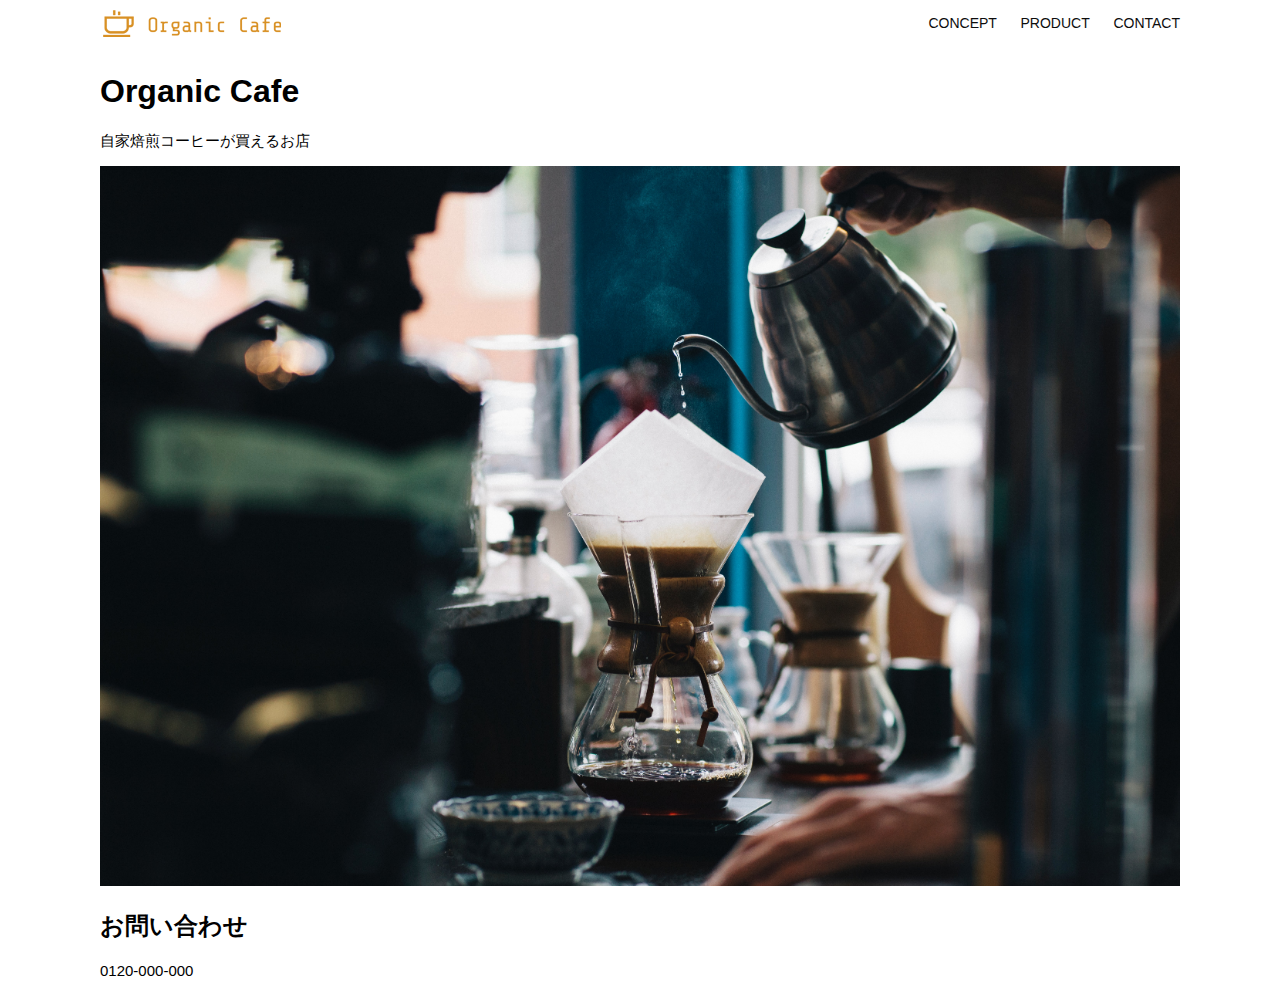
<file: html-css-kadai_13/index.html>
<!DOCTYPE html>
<html>
  <head>
    <title>Organic Cafe</title>
    <meta charset="UTF-8" />
    <meta name="description" content="自家焙煎のコーヒーがお家で楽しめるOrganic Cafe"/>
    <meta name="viewport" content="width=device-width, initial-scale=1.0" />
    <link rel="stylesheet" href="style.css" />
  </head>
  <body>
    <!-- ヘッダー -->
    <header>
      <!-- ロゴ -->
      <a href="index.html" id="logo"><img src="images/logo.png" alt="トップページに戻る"/></a>

      <!-- PC用ナビゲーション -->
      <nav id="nav-pc">
        <a href="index.html#concept">CONCEPT</a>
        <a href="index.html#product">PRODUCT</a>
        <a href="index.html#contact">CONTACT</a>
      </nav>
          <!-- スマホ用メニューボタン -->
    <img id="menu-sp" src="images/button-menu.png" alt="ナビゲーションを開く" onclick="document.getElementById('nav-sp').style.display = 'block'">

     <!-- スマホ用ナビゲーション -->
     <nav id="nav-sp">
       <ul>
         <li>
           <img id="close" src="images/button-close.png" alt="ナビゲーションを閉じる" onclick="document.getElementById('nav-sp').style.display = 'none'">
         </li>
         <li>
           <a id="logo-sp" href="index.html" onclick="document.getElementById('nav-sp').style.display = 'none'">
             <img src="images/logo-sp.png" alt="トップページに戻る">
           </a>
         </li>
         <li>
           <a class="menu" href="index.html#concept" onclick="document.getElementById('nav-sp').style.display = 'none'">CONCEPT</a>
         </li>
         <li>
           <a class="menu" href="index.html#product" onclick="document.getElementById('nav-sp').style.display = 'none'">PRODUCT</a>
         </li>
         <li><a class="menu" href="index.html#contact" onclick="document.getElementById('nav-sp').style.display = 'none'">CONTACT</a>
         </li>
       </ul>
     </nav>
    </header>

    <main>
      <article>
        <!-- メインビジュアル -->
        <section id="main-visual">
          <div id="main-message">
            <h1>Organic Cafe</h1>
            <p id="concept">自家焙煎コーヒーが買えるお店</p>
          </div>
          <img id="product" src="images/main-image.jpg" alt="コーヒーをハンドドリップで淹れる画像"/>
        </section>
      </article>
    </main>
    <section id="contact">
      <h2>お問い合わせ</h2>
      <p>0120-000-000</p>
    </section>
  </body>
</html>
</file>
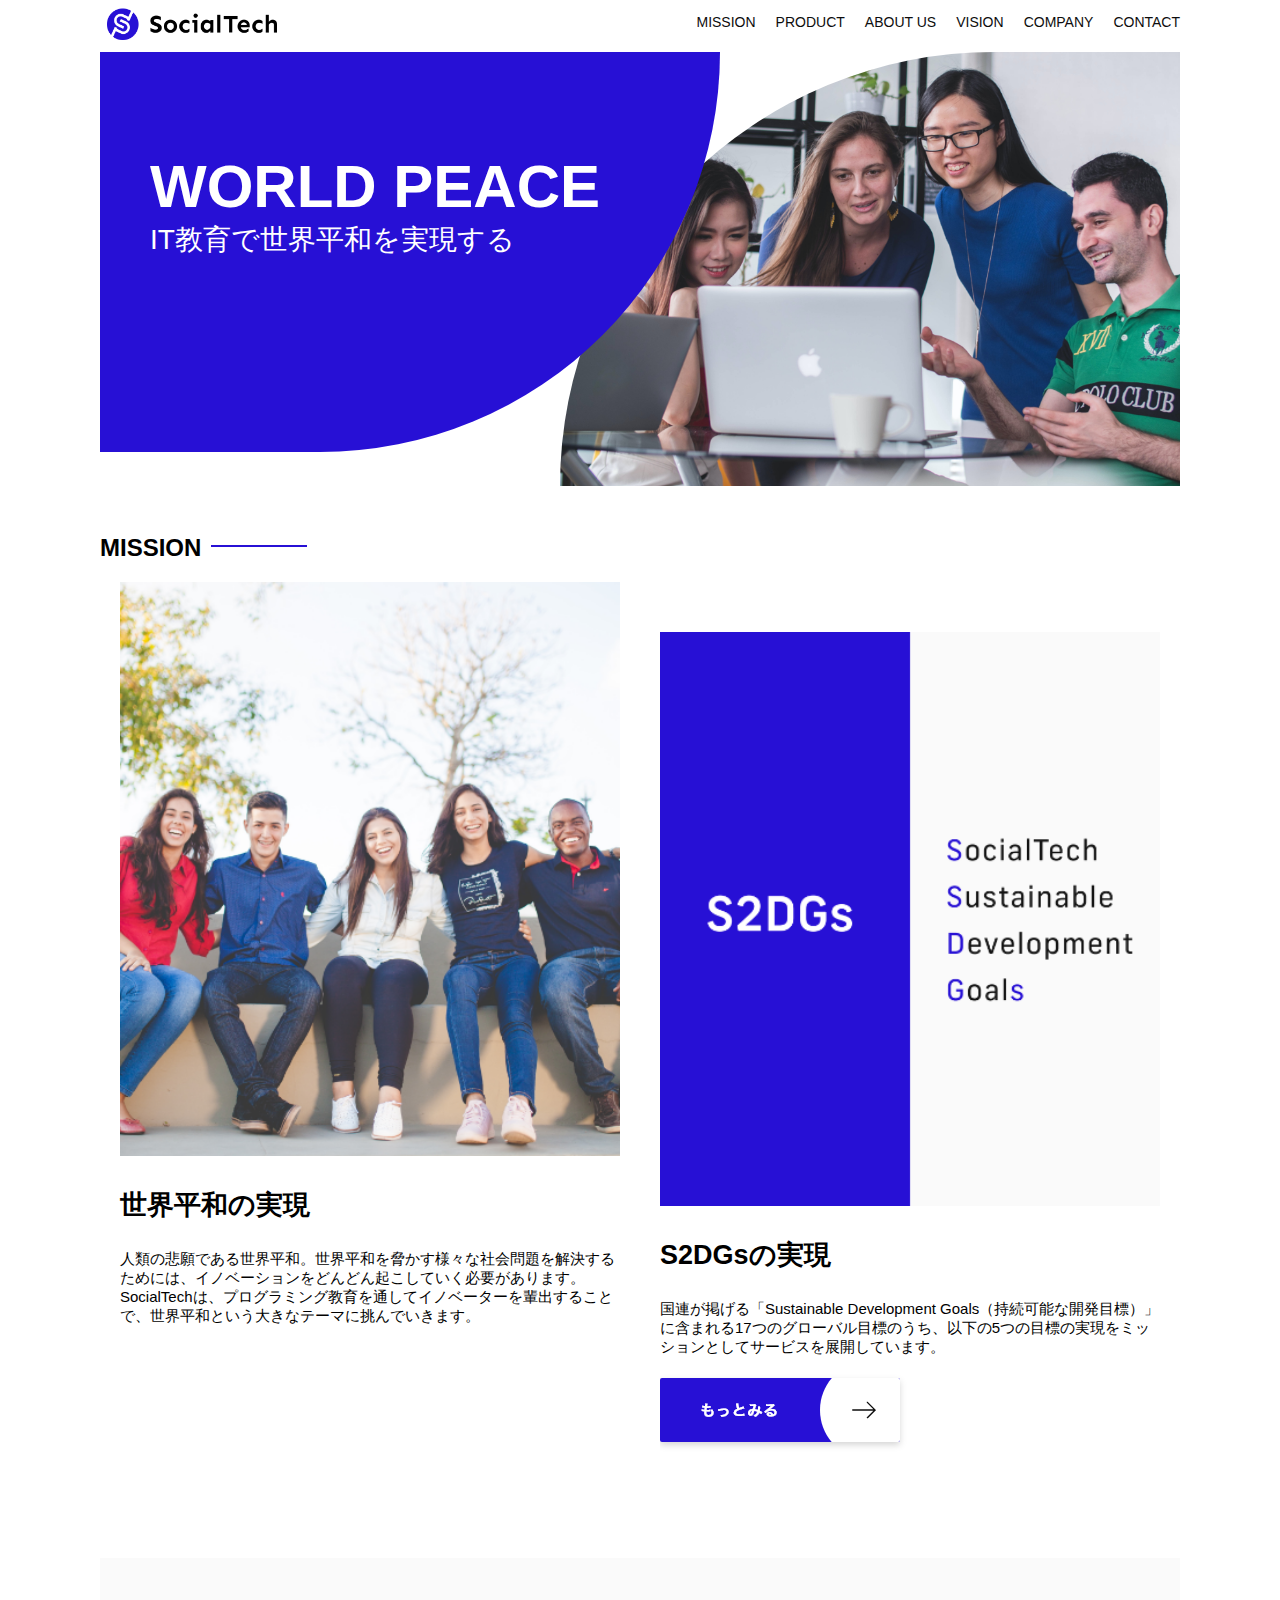
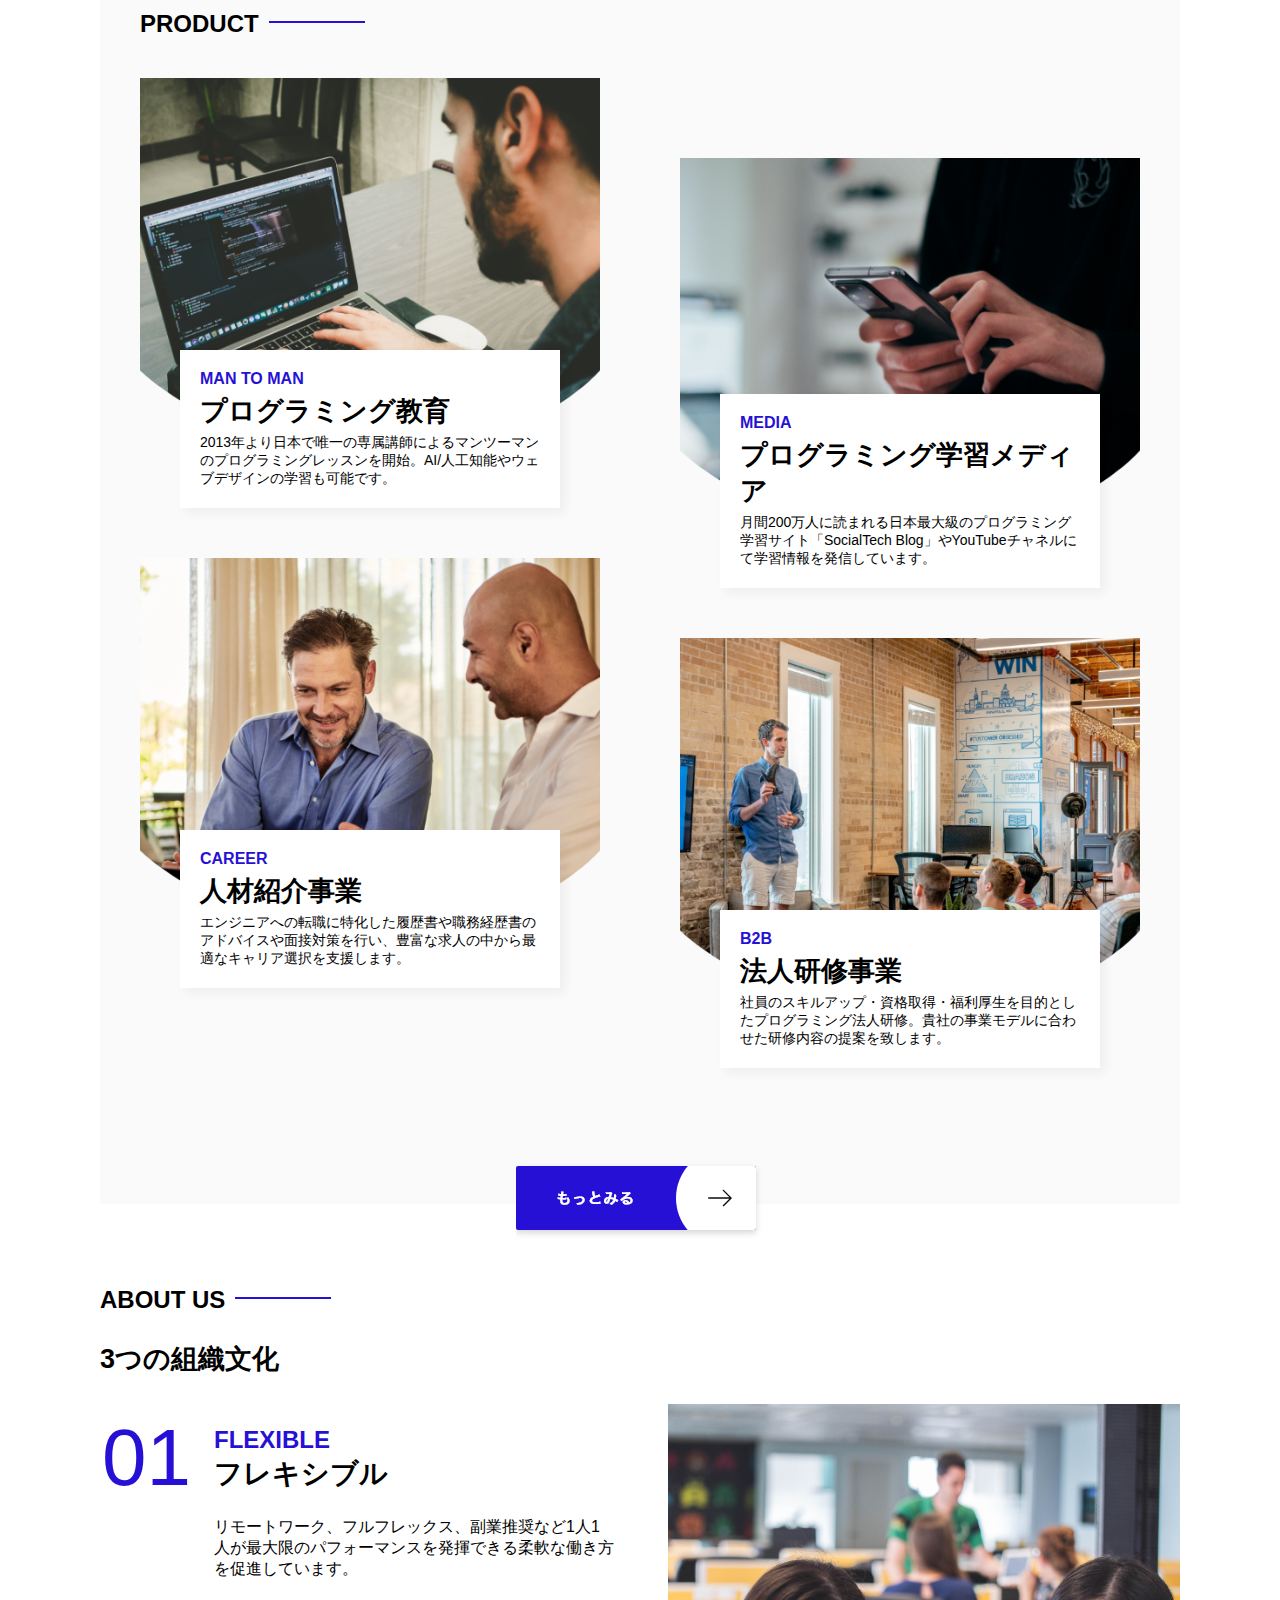
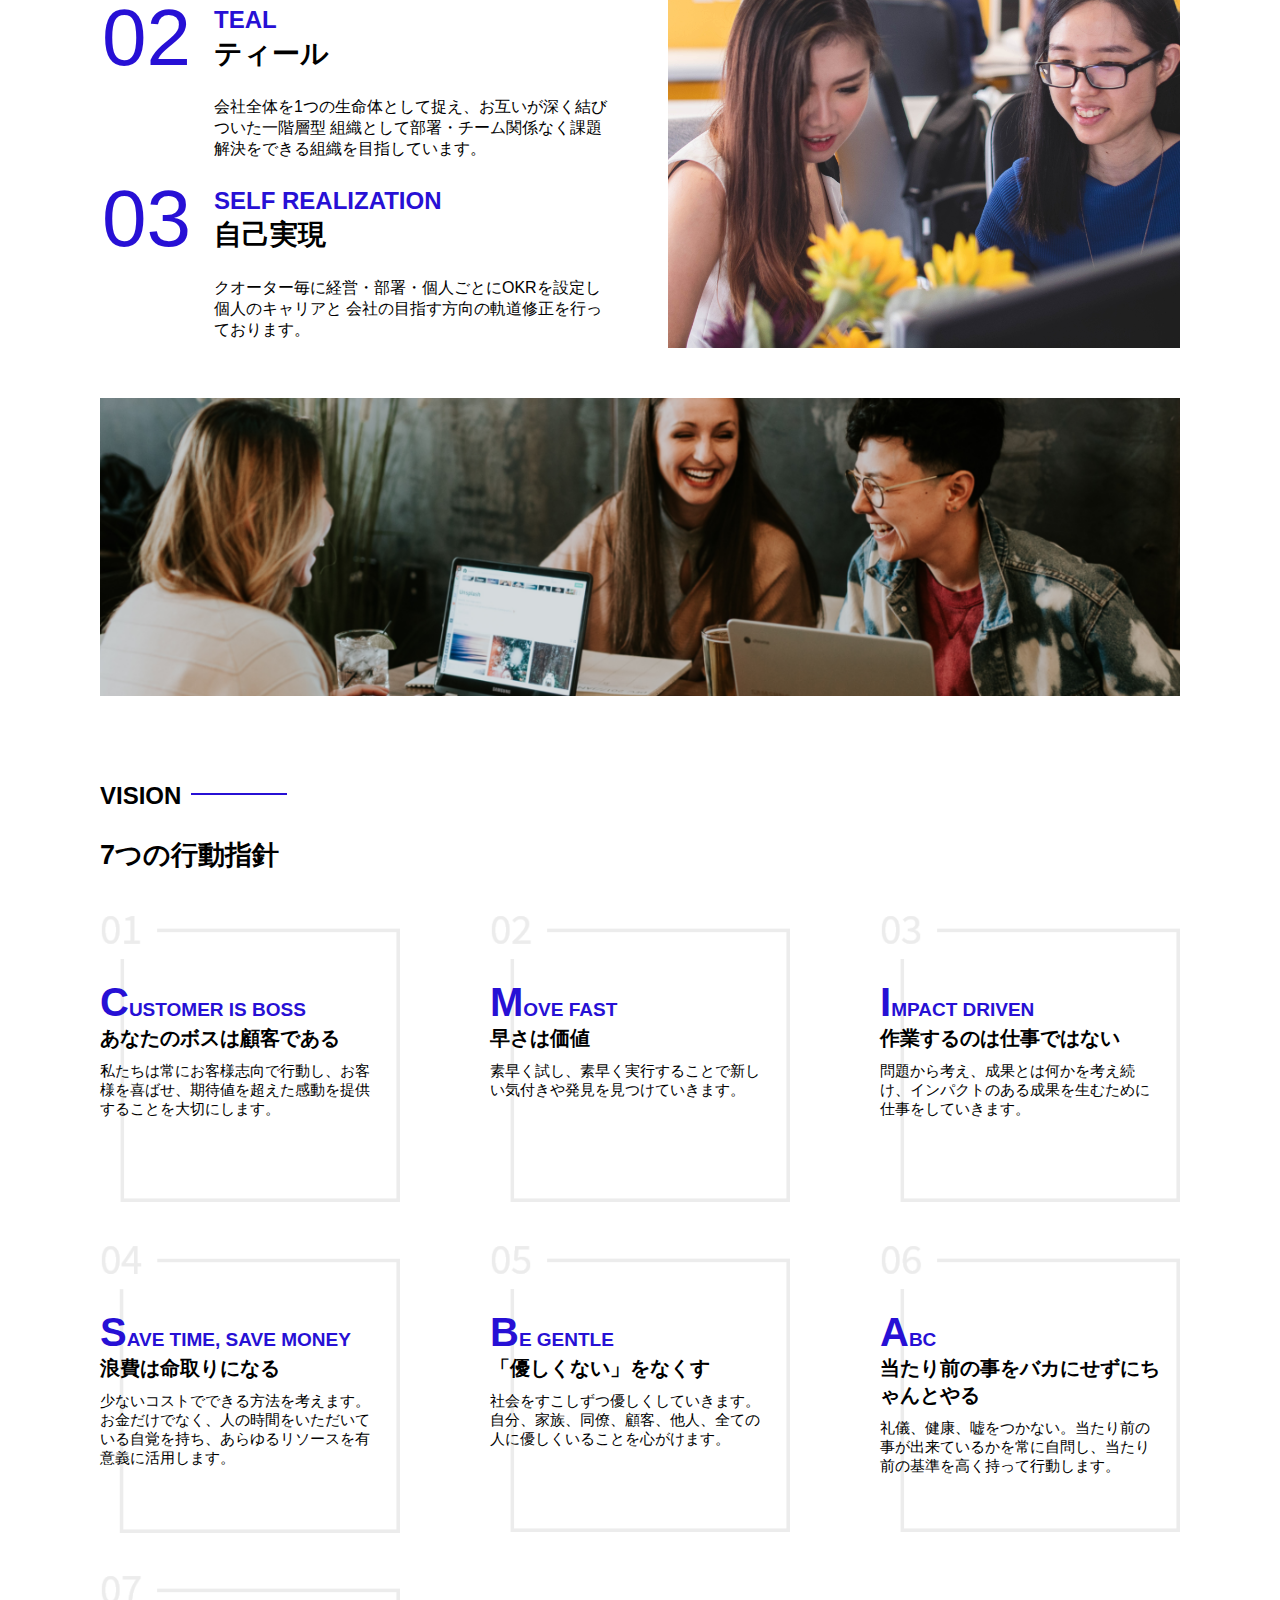
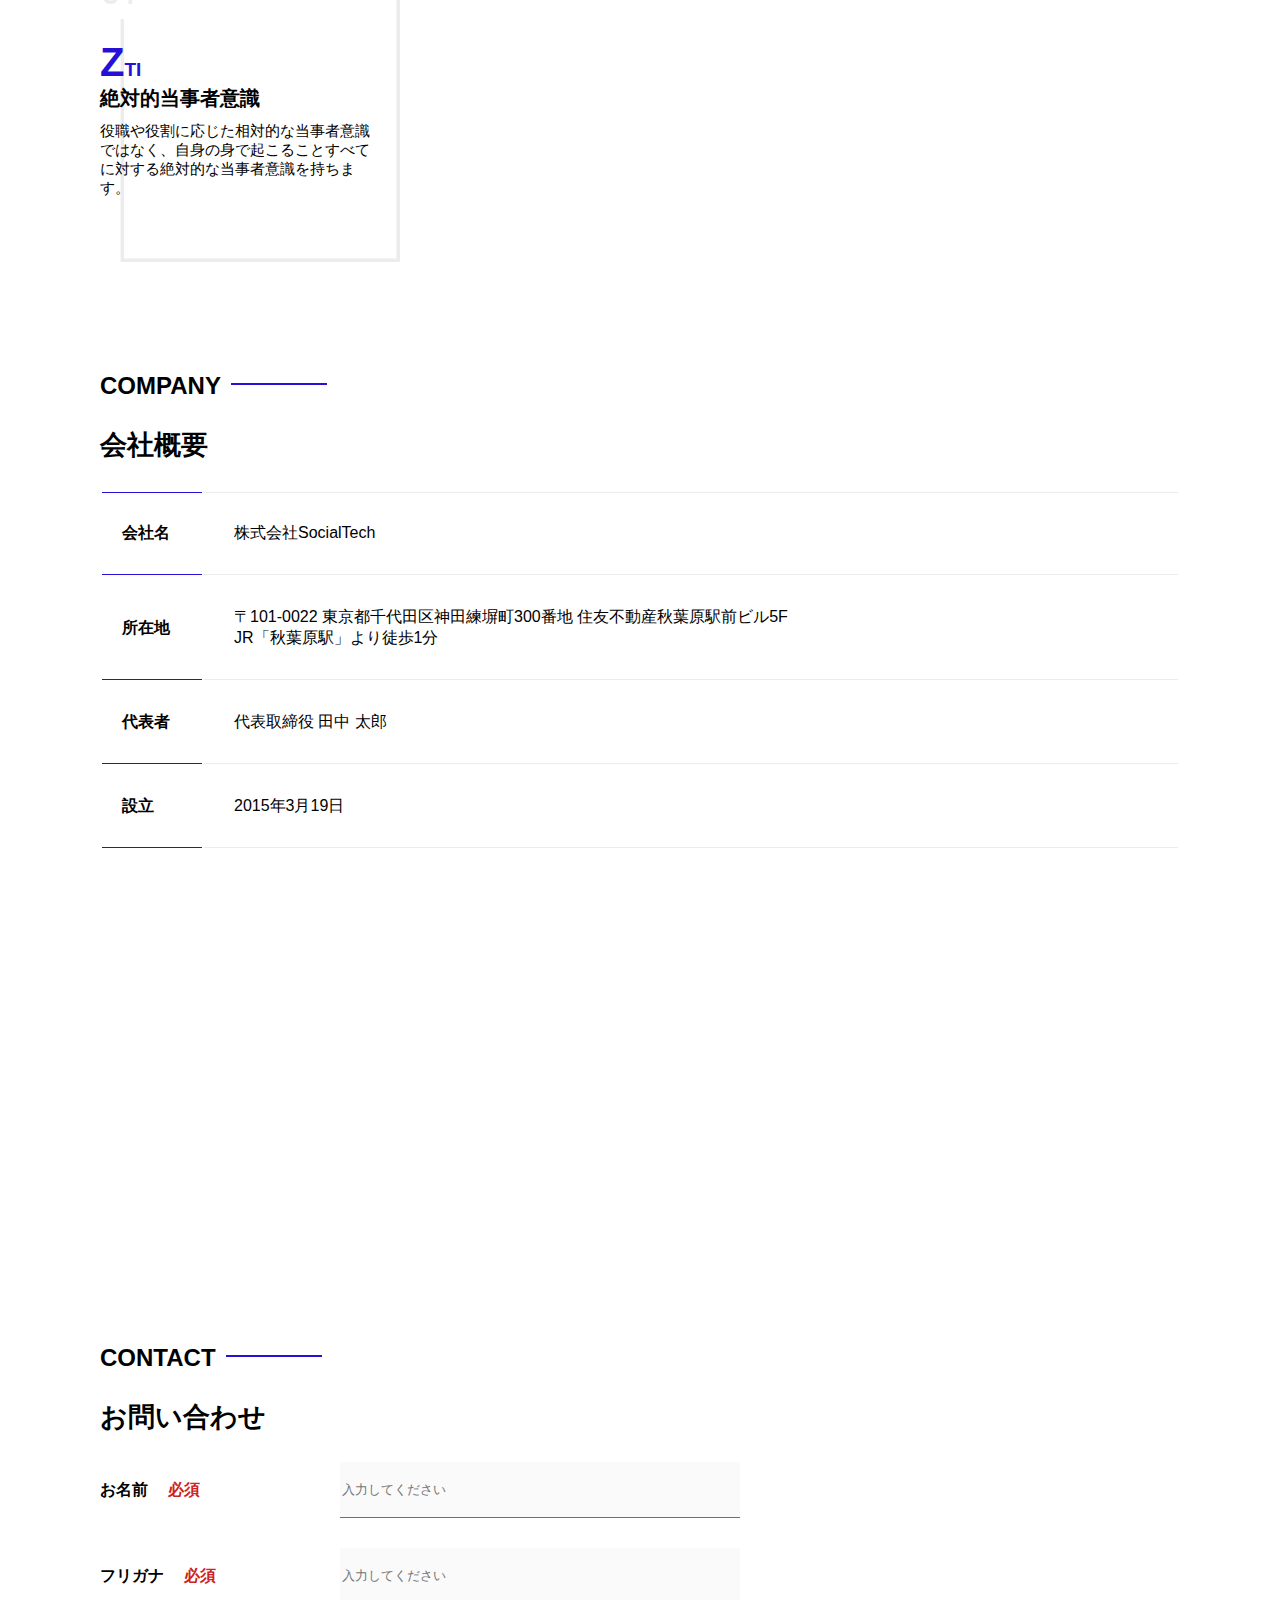
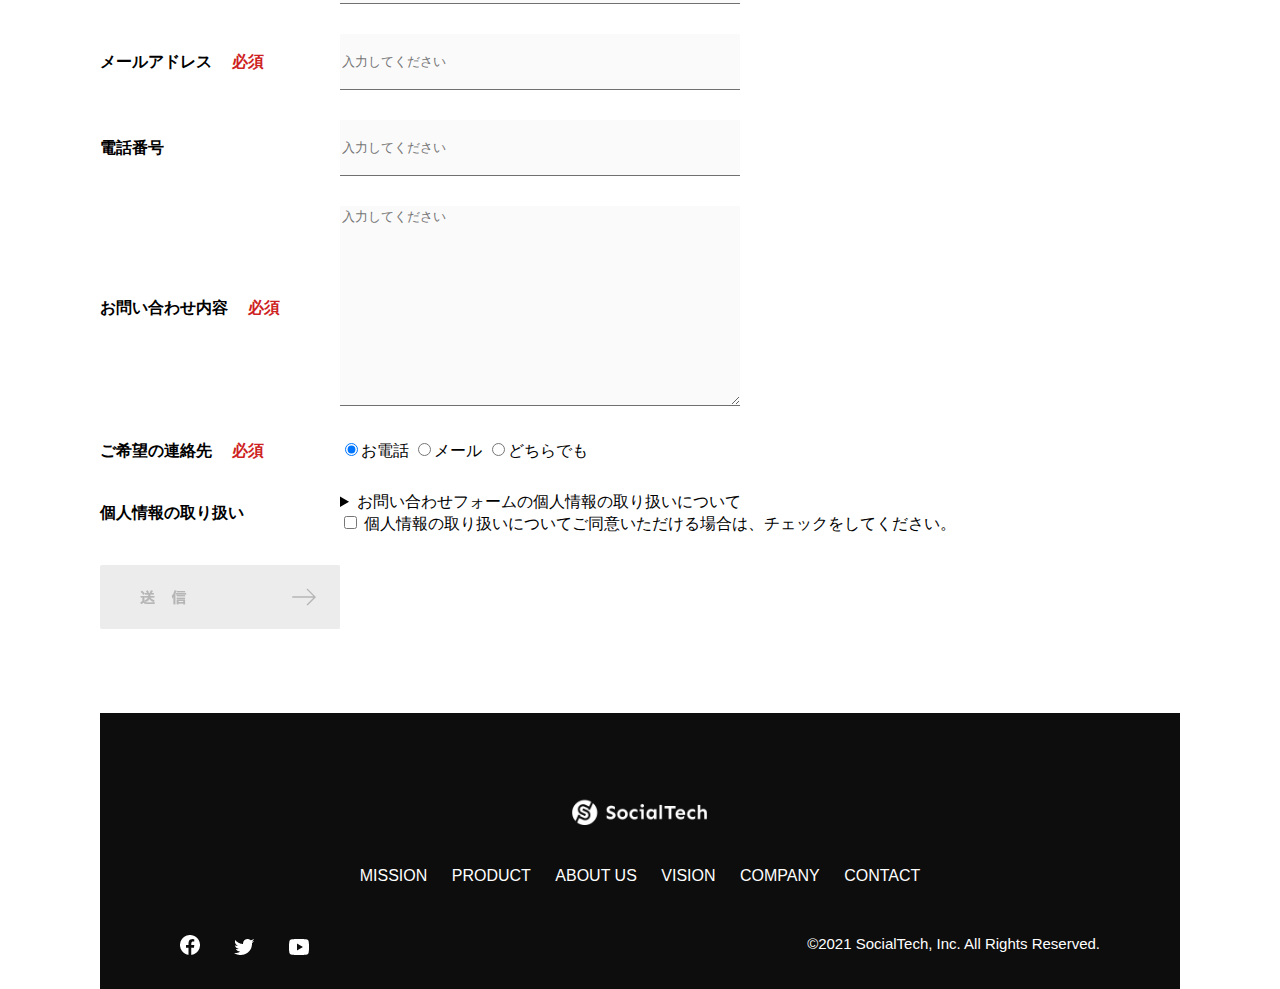
<file: kadai_tutorial_output/index.html>
<!DOCTYPE html>
<html>
  <head>
    <title>SocialTech</title>
    <meta charset="utf-8">
    <meta name="description" content="SocialTechはEdTech業界のリーディングカンパニーを目指します。">
    <meta name="viewport" content="width=device-width, initial-scale=1.0">
    <link rel="stylesheet" href="style.css">
  </head>

  <body>
    <!-- ヘッダー -->
    <header>
      <!-- ロゴ -->
      <a href="index.html" id="logo">
        <img src="images/logo.png" alt="トップページに戻る">
      </a>

      <!-- PC用ナビゲーション -->
      <nav id="nav-pc">
        <ul>
          <li><a href="mission.html">MISSION</a></li>
          <li><a href="product.html">PRODUCT</a></li>
          <li><a href="index.html#aboutus">ABOUT US</a></li>
          <li><a href="index.html#vision">VISION</a></li>
          <li><a href="index.html#company">COMPANY</a></li>
          <li><a href="index.html#contact">CONTACT</a></li>
        </ul>
      </nav>

      <!-- スマホ用メニューボタン -->
      <button id="menu-sp" onclick="document.getElementById('nav-sp').style.display = 'block'">
        <img src="images/button-menu.png" alt="ナビゲーションを開く">
      </button>

      <!-- スマホ用ナビゲーション -->
      <div id="nav-sp">
        <button id="close" onclick="document.getElementById('nav-sp').style.display = 'none'">
          <img src="images/button-close.png" alt="ナビゲーションを閉じる">
        </button>

        <nav>
          <ul>
            <li>
              <a id="logo-sp" href="index.html" onclick="document.getElementById('nav-sp').style.display = 'none'"><img src="images/logo-sp.png" alt="トップページに戻る"></a>
            </li>
            <li><a class="menu" href="mission.html" onclick="document.getElementById('nav-sp').style.display = 'none'">MISSION</a></li>
            <li><a class="menu" href="product.html" onclick="document.getElementById('nav-sp').style.display = 'none'">PRODUCT</a></li>
            <li><a class="menu" href="index.html#aboutus" onclick="document.getElementById('nav-sp').style.display = 'none'">ABOUT US</a></li>
            <li><a class="menu" href="index.html#vision" onclick="document.getElementById('nav-sp').style.display = 'none'">VISION</a></li>
            <li><a class="menu" href="index.html#company" onclick="document.getElementById('nav-sp').style.display = 'none'">COMPANY</a></li>
            <li><a class="menu" href="index.html#contact" onclick="document.getElementById('nav-sp').style.display = 'none'">CONTACT</a></li>
          </ul>
        </nav>
        <div id="sns">
          <a href="https://www.facebook.com/sejuku2013">
            <img src="images/button-facebook.png" alt="Facebookのリンク">
          </a>
          <a href="https://twitter.com/samuraijuku">
            <img src="images/button-twitter.png" alt="Twitterのリンク">
          </a>
          <a href="https://www.youtube.com/channel/UCCFOQO5aDK0xXam4cUQXT8g">
            <img src="images/button-youtube.png" alt="YouTubeのリンク">
          </a>
        </div>
      </div>
    </header>

    <main>
      <article>
        <!-- メインビジュアル -->
        <section id="main-visual">
          <div id="main-message">
            <h1>WORLD PEACE</h1>
            <p>IT教育で世界平和を実現する</p>
          </div>
          <img src="images/index/index-main.png" alt="PCの周りに集まる多国籍の仲間たち">
        </section>

        <!-- ミッション -->
        <section id="mission">
          <h2 class="index-h2">MISSION</h2>
          <div id="mission-flex">
            <div>
              <img id="mission-photo" src="images/index/index-mission.png" alt="屋外のベンチで写真を撮影する多国籍の仲間たち">
              <h3>世界平和の実現</h3>
              <p>人類の悲願である世界平和。世界平和を脅かす様々な社会問題を解決するためには、イノベーションをどんどん起こしていく必要があります。SocialTechは、プログラミング教育を通してイノベーターを輩出することで、世界平和という大きなテーマに挑んでいきます。</p>
            </div>
            <div>
              <img id="s2dgs" src="images/index/s2dgs.png" alt="S2DGs">
              <h3>S2DGsの実現</h3>
              <p>国連が掲げる「Sustainable Development Goals（持続可能な開発目標）」に含まれる17つのグローバル目標のうち、以下の5つの目標の実現をミッションとしてサービスを展開しています。</p>
              <a href="mission.html">
                <img src="images/button-more.png" alt="もっとみる">
              </a>
            </div>
          </div>
        </section>

        <!-- プロダクト -->
        <section id="product">
          <h2 class="index-h2">PRODUCT</h2>
          <div class="product-flex">
            <div id="product-left">
              <div>
                <img class="product-photo" src="images/index/index-mantoman.png" alt="PCでコードを書く男性">
                <div class="product-explain">
                  <span>MAN TO MAN</span>
                  <h3>プログラミング教育</h3>
                  <p>2013年より日本で唯一の専属講師によるマンツーマンのプログラミングレッスンを開始。AI/人工知能やウェブデザインの学習も可能です。</p>
                </div>
              </div>
              <div>
                <img class="product-photo" src="images/index/index-career.png" alt="笑顔で話し合う2人の男性">
                <div class="product-explain">
                  <span>CAREER</span>
                  <h3>人材紹介事業</h3>
                  <p>エンジニアへの転職に特化した履歴書や職務経歴書のアドバイスや面接対策を行い、豊富な求人の中から最適なキャリア選択を支援します。</p>
                </div>
              </div>
            </div>
            <div id="product-right">
              <div>
                <img class="product-photo" src="images/index/index-media.png" alt="スマートフォンを操作する人">
                <div class="product-explain">
                  <span>MEDIA</span>
                  <h3>プログラミング学習メディア</h3>
                  <p>月間200万人に読まれる日本最大級のプログラミング学習サイト「SocialTech Blog」やYouTubeチャネルにて学習情報を発信しています。</p>
                </div>
              </div>
              <div>
                <img class="product-photo" src="images/index/index-b2b.png" alt="講演中の男性とそれを聴く人々">
                <div class="product-explain">
                  <span>B2B</span>
                  <h3>法人研修事業</h3>
                  <p>社員のスキルアップ・資格取得・福利厚生を目的としたプログラミング法人研修。貴社の事業モデルに合わせた研修内容の提案を致します。</p>
                </div>
              </div>
            </div>
          </div>
          <div id="product-more">
            <a href="product.html">
              <img src="images/button-more.png" alt="もっとみる">
            </a>
          </div>
        </section>

        <!-- ABOUT US -->
        <section id="aboutus">
          <h2 class="index-h2">ABOUT US</h2>
          <h3>3つの組織文化</h3>
          <div>
            <table class="culture-table">
              <tr>
                <td class="culture-num">01</td>
                <th><span class="culture-en">FLEXIBLE</span><br>フレキシブル</th>
              </tr>
              <tr>
                <td>
                  <!--空のセル-->
                </td>
                <td class="culture-description">リモートワーク、フルフレックス、副業推奨など1人1人が最大限のパフォーマンスを発揮できる柔軟な働き方を促進しています。</td>
              </tr>
              <tr>
                <td class="culture-num">02</td>
                <th><span class="culture-en">TEAL</span><br>ティール</th>
              </tr>
              <tr>
                <td>
                  <!--空のセル-->
                </td>
                <td class="culture-description">会社全体を1つの生命体として捉え、お互いが深く結びついた一階層型 組織として部署・チーム関係なく課題解決をできる組織を目指しています。</td>
              </tr>
              <tr>
                <td class="culture-num">03</td>
                <th><span class="culture-en">SELF REALIZATION</span><br>自己実現</th>
              </tr>
              <tr>
                <td>
                  <!--空のセル-->
                </td>
                <td class="culture-description">クオーター毎に経営・部署・個人ごとにOKRを設定し個人のキャリアと 会社の目指す方向の軌道修正を行っております。</td>
              </tr>
            </table>
            <img class="culture-img" src="images/index/index-aboutus1.png" alt="笑顔で話し合う2人の女性">
          </div>
          <img class="culture-img2" src="images/index/index-aboutus2.png" alt="笑顔で話し合う3人の男女">
        </section>

        <!-- VISION -->
        <section id="vision">
          <h2 class="index-h2">VISION</h2>
          <h3>7つの行動指針</h3>
          <div>
            <div class="vision-box">
              <img src="images/index/vision-01.png" alt="01">
              <div>
                <h4>CUSTOMER IS BOSS</h4>
                <h5>あなたのボスは顧客である</h5>
                <p>私たちは常にお客様志向で行動し、お客様を喜ばせ、期待値を超えた感動を提供することを大切にします。</p>
              </div>
            </div>
            <div class="vision-box">
              <img src="images/index/vision-02.png" alt="02">
              <div>
                <h4>MOVE FAST</h4>
                <h5>早さは価値</h5>
                <p>素早く試し、素早く実行することで新しい気付きや発見を見つけていきます。</p>
              </div>
            </div>
            <div class="vision-box">
              <img src="images/index/vision-03.png" alt="03">
              <div>
                <h4>IMPACT DRIVEN</h4>
                <h5>作業するのは仕事ではない</h5>
                <p>問題から考え、成果とは何かを考え続け、インパクトのある成果を生むために仕事をしていきます。</p>
              </div>
            </div>
            <div class="vision-box">
              <img src="images/index//vision-04.png" alt="04">
              <div>
                <h4>SAVE TIME, SAVE MONEY</h4>
                <h5>浪費は命取りになる</h5>
                <p>少ないコストでできる方法を考えます。お金だけでなく、人の時間をいただいている自覚を持ち、あらゆるリソースを有意義に活用します。</p>
              </div>
            </div>
            <div class="vision-box">
              <img src="images/index/vision-05.png" alt="05">
              <div>
                <h4>BE GENTLE</h4>
                <h5>「優しくない」をなくす</h5>
                <p>社会をすこしずつ優しくしていきます。自分、家族、同僚、顧客、他人、全ての人に優しくいることを心がけます。</p>
              </div>
            </div>
            <div class="vision-box">
              <img src="images/index/vision-06.png" alt="06">
              <div>
                <h4>ABC</h4>
                <h5>当たり前の事をバカにせずにちゃんとやる</h5>
                <p>礼儀、健康、嘘をつかない。当たり前の事が出来ているかを常に自問し、当たり前の基準を高く持って行動します。</p>
              </div>
            </div>
            <div class="vision-box">
              <img src="images/index/vision-07.png" alt="07">
              <div>
                <h4>ZTI</h4>
                <h5>絶対的当事者意識</h5>
                <p>役職や役割に応じた相対的な当事者意識ではなく、自身の身で起こることすべてに対する絶対的な当事者意識を持ちます。</p>
              </div>
            </div>
          </div>
        </section>

        <!-- COMPANY -->
        <section id="company">
          <h2 class="index-h2">COMPANY</h2>
          <h3>会社概要</h3>
          <table id="company-table">
            <tr>
              <th class="tableheader tableheader-first">会社名</th>
              <td class="cell cell-first">株式会社SocialTech</td>
            </tr>
            <tr>
              <th class="tableheader">所在地</th>
              <td class="cell">〒101-0022 東京都千代田区神田練塀町300番地 住友不動産秋葉原駅前ビル5F<br>JR「秋葉原駅」より徒歩1分</td>
            </tr>
            <tr>
              <th class="tableheader">代表者</th>
              <td class="cell">代表取締役 田中 太郎</td>
            </tr>
            <tr>
              <th class="tableheader">設立</th>
              <td class="cell">2015年3月19日</td>
            </tr>
          </table>
          <iframe src="https://www.google.com/maps/embed?pb=!1m18!1m12!1m3!1d3240.0688551336807!2d139.7720776771055!3d35.69992317258124!2m3!1f0!2f0!3f0!3m2!1i1024!2i768!4f13.1!3m3!1m2!1s0x60188fee13660e23%3A0x77137876edf742ac!2z5L2P5Y-L5LiN5YuV55Sj56eL6JGJ5Y6f6aeF5YmN44OT44Or!5e0!3m2!1sja!2sjp!4v1704858013291!5m2!1sja!2sjp" style="border: 0" allowfullscreen="" loading="lazy"></iframe>
        </section>

        <!-- お問い合わせフォーム -->
        <section id="contact">
          <h2 class="index-h2">CONTACT</h2>
          <h3>お問い合わせ</h3>
          <form>
            <div>
              <div class="contact-heading">
                <label class="contact-label">お名前<span class="contact-span">必須</span></label>
              </div>
              <div>
                <input type="text" name="name" placeholder="入力してください" class="contact-textbox">
              </div>
            </div>
            <div>
              <div class="contact-heading">
                <label class="contact-label">フリガナ<span class="contact-span">必須</span></label>
              </div>
              <div>
                <input type="text" name="hurigana" placeholder="入力してください" class="contact-textbox">
              </div>
            </div>
            <div>
              <div class="contact-heading">
                <label class="contact-label">メールアドレス<span class="contact-span">必須</span></label>
              </div>
              <div>
                <input type="text" name="email" placeholder="入力してください" class="contact-textbox">
              </div>
            </div>
            <div>
              <div class="contact-heading">
                <label class="contact-label">電話番号</label>
              </div>
              <div>
                <input type="text" name="tel" placeholder="入力してください" class="contact-textbox">
              </div>
            </div>
            <div>
              <div class="contact-heading">
                <label class="contact-label">お問い合わせ内容<span class="contact-span">必須</span></label>
              </div>
              <div>
                <textarea class="contact-textarea" placeholder="入力してください" name="message"></textarea>
              </div>
            </div>
            <div>
              <div class="contact-heading">
                <label class="contact-label">ご希望の連絡先<span class="contact-span">必須</span></label>
              </div>
              <div><input class="radiobutton" type="radio" value="tel" name="contact" checked><label>お電話</label> <input class="radiobutton" type="radio" value="mail" name="contact"><label>メール</label> <input class="radiobutton" type="radio" value="both" name="contact"><label>どちらでも</label></div>
            </div>
            <div>
              <div class="contact-heading">
                <label class="contact-label">個人情報の取り扱い</label>
              </div>
              <div>
                <details>
                  <summary>お問い合わせフォームの個人情報の取り扱いについて</summary>
                  <div>
                    <dl>
                      <dt>１．組織の名称又は氏名</dt>
                      <dd>株式会社SocialTech</dd>
                      <dt>２．個人情報保護管理者（若しくはその代理人）の氏名又は職名、所属及び連絡先</dt>
                      <dd>
                        <p>鈴木 一郎 コーポレート部</p>
                        <p>メールアドレス：samurai@example.com</p>
                        <p>TEL：03-1234-5678</p>
                      </dd>
                      <dt>３．個人情報の利用目的</dt>
                      <dd>
                        <ul>
                          <li>・本サービス及び本サービスに関連する情報の提供又はそれらに関する連絡のため</li>
                          <li>・ユーザーの本人確認のため</li>
                          <li>・当社サービスのご案内のため</li>
                          <li>・当社の商品等の広告または宣伝（電子メールによるものを含むものとします。）</li>
                        </ul>
                      </dd>
                      <dt>４．個人情報の取り扱い業務の委託</dt>
                      <dd>個人情報の取扱業務の全部または一部を外部に業務委託する場合があります。その際、弊社は、個人情報を適切に保護できる管理体制を敷き実行していることを条件として委託先を厳選したうえで、機密保持契約を委託先と締結し、お客様の個人情報を厳密に管理させます。</dd>
                      <dt>５．個人情報の開示等の請求</dt>
                      <dd>
                        お客様は、弊社に対してご自身の個人情報の開示等（利用目的の通知、開示、内容の訂正・追加・削除、利用の停止または消去、第三者への提供の停止）に関して、当社問合わせ窓口に申し出ることができます。<br>
                        その際、弊社はお客様ご本人を確認させていただいたうえで、合理的な期間内に対応いたします。<br>
                        なお、個人情報に関する弊社問合わせ先は、次の通りです。
                      </dd>
                      <dd>
                        <p>株式会社SocialTech　個人情報問合せ窓口</p>
                        <p>〒150-0043　東京都千代田区神田練塀町300番地 住友不動産秋葉原駅前ビル5F</p>
                        <p>メールアドレス：samurai@example.com　TEL：03-1234-5678</p>
                      </dd>

                      <dt>６．個人情報を提供されることの任意性について</dt>
                      <dd>お客様がご自身の個人情報を弊社に提供されるか否かは、お客様のご判断によりますが、もしご提供されない場合には、適切なサービスが提供できない場合がありますので予めご了承ください。</dd>
                    </dl>
                  </div>
                </details>
                <input type="checkbox" name="agree">
                <span>個人情報の取り扱いについてご同意いただける場合は、チェックをしてください。</span>
              </div>
            </div>
            <input type="image" src="images/button-submit.png" alt="送信する">
          </form>
        </section>
      </article>
    </main>

    <footer>
      <div id="footer-logo">
        <img src="images/logo-sp.png" alt="SocialTech">
      </div>
      <div id="footer-link">
        <a href="mission.html">MISSION</a>
        <a href="product.html">PRODUCT</a>
        <a href="index.html#aboutus">ABOUT US</a>
        <a href="index.html#vision">VISION</a>
        <a href="index.html#company">COMPANY</a>
        <a href="index.html#contact">CONTACT</a>
      </div>
      <div id="sns-footer">
        <div class="sns-btns">
          <a href="https://www.facebook.com/sejuku2013"><img src="images/button-facebook.png" alt="Facebookのリンク"></a>
          <a href="https://twitter.com/samuraijuku"><img src="images/button-twitter.png" alt="Twitterのリンク"></a>
          <a href="https://www.youtube.com/channel/UCCFOQO5aDK0xXam4cUQXT8g"><img src="images/button-youtube.png" alt="YouTubeのリンク"></a>
        </div>
        <p id="copyright">&copy;2021 SocialTech, Inc. All Rights Reserved.</p>
      </div>
    </footer>

  </body>
</html>
</file>
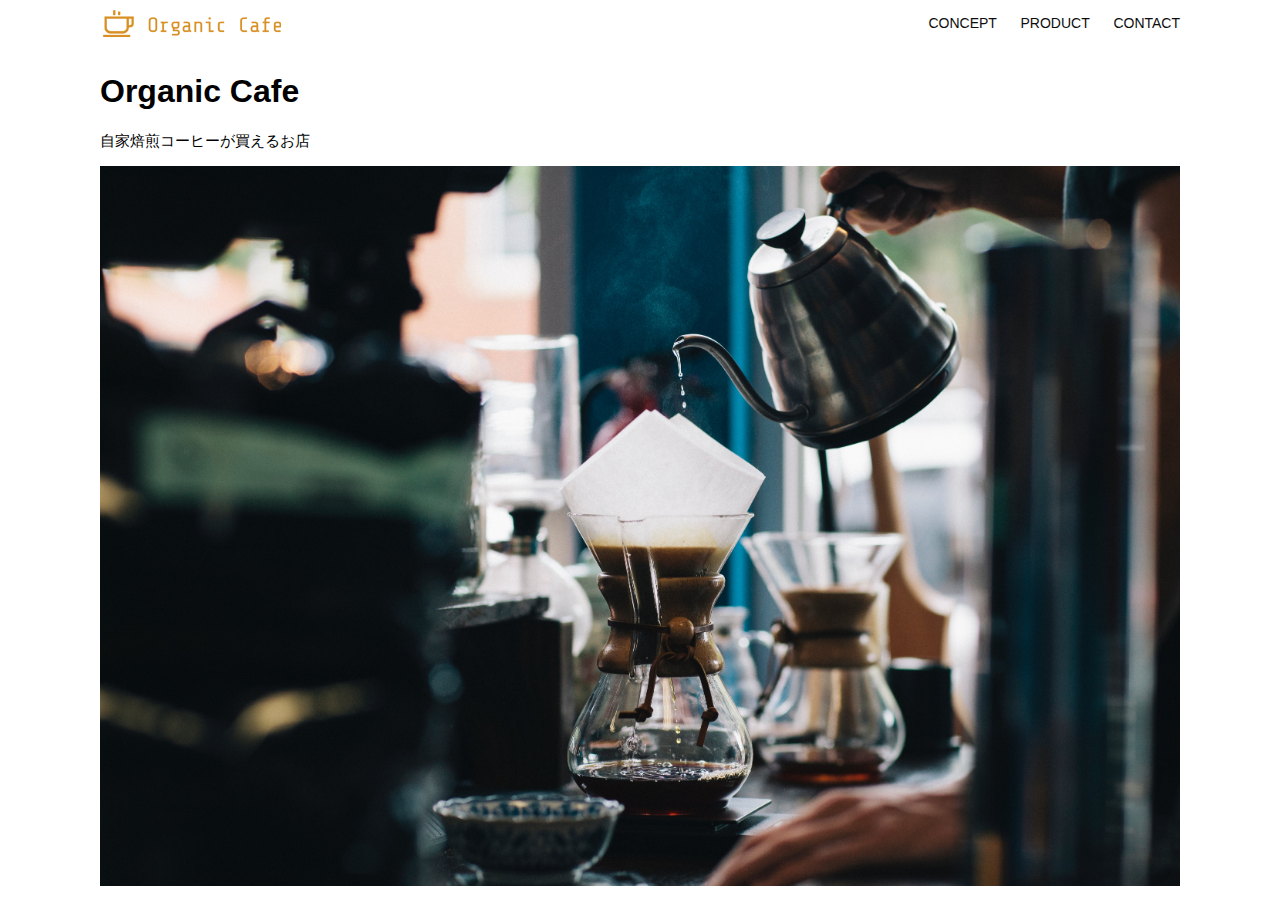
<file: html-css-kadai_13/─ index.html>
<!DOCTYPE html>
<html>
  <head>
    <title>Organic Cafe</title>
    <meta charset="UTF-8" />
    <meta name="description" content="自家焙煎のコーヒーがお家で楽しめるOrganic Cafe"/>
    <meta name="viewport" content="width=device-width, initial-scale=1.0" />
    <link rel="stylesheet" href="style.css" />
  </head>
  <body>
    <!-- ヘッダー -->
    <header>
      <!-- ロゴ -->
      <a href="index.html" id="logo"><img src="images/logo.png" alt="トップページに戻る"/></a>

      <!-- PC用ナビゲーション -->
      <nav id="nav-pc">
        <a href="index.html#concept">CONCEPT</a>
        <a href="index.html#product">PRODUCT</a>
        <a href="index.html#contact">CONTACT</a>
      </nav>
          <!-- スマホ用メニューボタン -->
    <img id="menu-sp" src="images/button-menu.png" alt="ナビゲーションを開く" onclick="document.getElementById('nav-sp').style.display = 'block'">

     <!-- スマホ用ナビゲーション -->
     <nav id="nav-sp">
       <ul>
         <li>
           <img id="close" src="images/button-close.png" alt="ナビゲーションを閉じる" onclick="document.getElementById('nav-sp').style.display = 'none'">
         </li>
         <li>
           <a id="logo-sp" href="index.html" onclick="document.getElementById('nav-sp').style.display = 'none'">
             <img src="images/logo-sp.png" alt="トップページに戻る">
           </a>
         </li>
         <li>
           <a class="menu" href="index.html#concept" onclick="document.getElementById('nav-sp').style.display = 'none'">CONCEPT</a>
         </li>
         <li>
           <a class="menu" href="index.html#product" onclick="document.getElementById('nav-sp').style.display = 'none'">PRODUCT</a>
         </li>
         <li><a class="menu" href="index.html#contact" onclick="document.getElementById('nav-sp').style.display = 'none'">CONTACT</a>
         </li>
       </ul>
     </nav>
    </header>

    <main>
      <article>
        <!-- メインビジュアル -->
        <section id="main-visual">
          <div id="main-message">
            <h1>Organic Cafe</h1>
            <p>自家焙煎コーヒーが買えるお店</p>
          </div>
          <img src="images/main-image.jpg" alt="コーヒーをハンドドリップで淹れる画像"/>
        </section>
      </article>
    </main>
  </body>
</html>
</file>
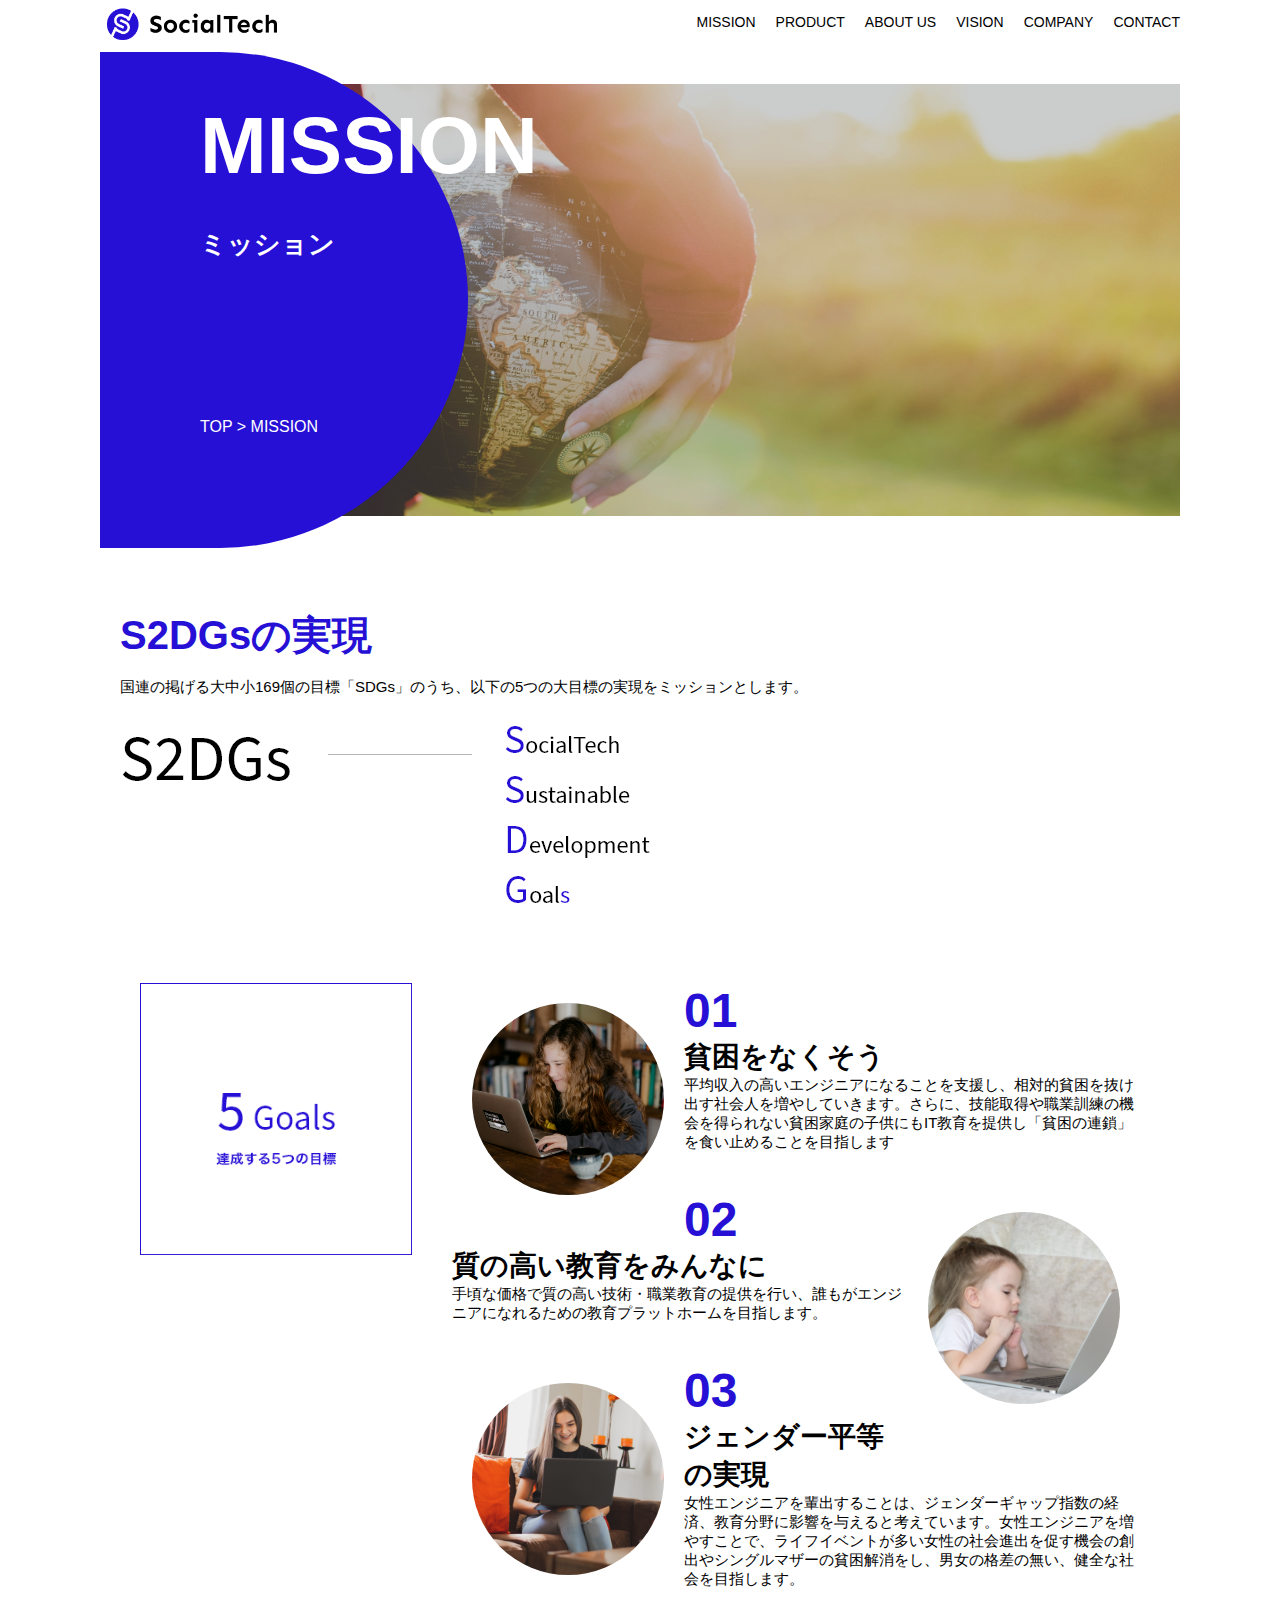
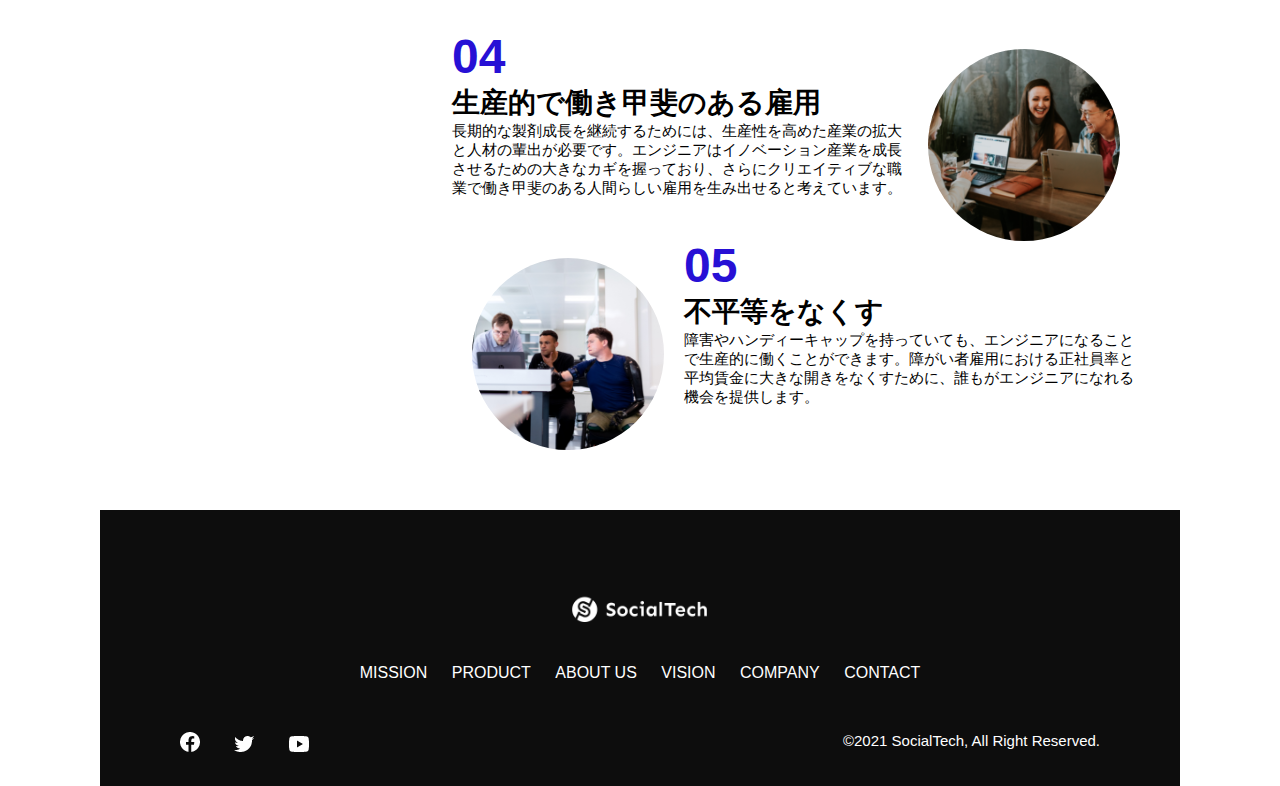
<file: kadai_tutorial_output/mission.html>
<!DOCTYPE html>
<html>
<head>
  <title>SocialTech - MISSION ミッション </title>
  <meta charset="UTF-8">
  <meta name="description" content="SocialTechが目指す5つの目標(S2DGs)を紹介します">
  <meta name="viewport" content="width=device-width, initial-scale=1.0">
  <link rel="stylesheet" href="style.css">
</head>

<body>

  <header>
    <a href="index.html"id="logo">
      <img src="images/logo.png" alt="topページに戻る">
    </a>
    <!-- PC用ナビゲーション -->
    <nav id="nav-pc">
      <ul>
        <li><a href="mission.html"></a>MISSION</li>
        <li><a href="product.html"></a>PRODUCT</li>
        <li><a href="index.html"></a>ABOUT US</li>
        <li><a href="index.html"></a>VISION</li>
        <li><a href="index.html"></a>COMPANY</li>
        <li><a href="index.html"></a>CONTACT</li>
      </ul>
    </nav>

    <!--スマホ用メニューボタン -->
    <button id="menu-sp" onclick="document.getElementById('na-sp')".style.display ='block'>
      <img src="images/button-menu.png" alt="ナビゲーションを開く">
    </button>

    <!-- スマホ用ナビゲーション -->
    <div id="nav-sp">
      <a id="close" onclick="document.getElementById('nav-sp').style.display='none'"><img src="images/logo-sp.png" alt="トップページに戻る"></a>
        <img src="images/button-close.png" alt="ナビゲーションを閉じる">
      </button>

      <nav>
        <ul>
          <li>
            <a href="logo-sp" href="index.html"onclick="document.getElementById('nav-sp')style.display='none'"><img src="images/logo-sp.png"alt="トップページに戻る"</a>
          </li>
          <li><a class="menu" href="mission.html" onclick="document.getElementById('nav-sp').style.display='none'">MISSION</a></li>
          <li><a class="menu" href="product.html" onclick="document.getElementById('nav-sp').style.display='none'">PRODUCT</a></li>
          <li><a class="menu" href="index.html #aboutus"onclick="document.getElementById('nav-sp').style.display='none'">ABOUT US</a></li>
          <li><a class="menu" href="index.html #vision"onclick="document.getElementById('nav-sp').style.display-='none'">VISION</a></li>
          <li><a class="menu" href="index.html #company"onclick="document.getElementById('nav-sp').style.display-='none'">COMPANY</a></li>
          <li><a class="menu" href="index.html #contact"onclick="document.getElementById('nav-sp').style.display-='none'">CONTACT</a></li>
        </ul>
      </nav>
    <div id='sns'>
      <a href="https://www.facebook.com/seijuku2013">
        <img src="images/button-facebook.png" alt="Facebookのリンク">
      </a>
      <a href="https://twitter.com/samuraijuku">
        <img src="images/button-twitter.png" alt="Twitterのリンク">
      </a>
      <a href="https://www.youtube.com/channel/UCCF0Q05aDK0xXam4cUQXT8g">
        <img src="images/button-youtube.png" alt="youtubeのリンク">
      </a>
    </div>
  </div>
</header>

<main>
  <article>
    <section id="mission-main">
      <div class="mission-main-inner">
        <div id="mission-title">
          <h1>MISSION<br><span>ミッション</span></h1>
          <p>TOP > MISSION</p>
        </div>
      </div>
      </article>
      </section>
  
      <section id="mission-s2dgs">
        <h2 class="mission-h2">S2DGsの実現</h2>
        <p>国連の掲げる大中小169個の目標「SDGs」のうち、以下の5つの大目標の実現をミッションとします。</p>
        <img src="images/mission/mission-s2dgs.png" alt="S2DGs">
        </section>

        <section id="mission-five-goals">
            <div class="five-goals-image">
              <img src="images/mission/mission-5goals.png" alt="mission-5goals">
            </div>
            <div class="five-goals-read">
              <div>
                <img class="five-goals-image-left" src="images/mission/mission-5goals01.png" alt="PCを操作する女の子">
                <span class="five-goals-number">01</span>
                <h3 class="five-goals-h3">貧困をなくそう</h3>
                <p class="five-goals-p">平均収入の高いエンジニアになることを支援し、相対的貧困を抜け出す社会人を増やしていきます。さらに、技能取得や職業訓練の機会を得られない貧困家庭の子供にもIT教育を提供し「貧困の連鎖」を食い止めることを目指します</p>
              </div>
              <div>
                <img class="five-goals-image-right" src="images/mission/mission-5goals02.png" alt="PCを見つめる小さい女の子">
                <span class="five-goals-number">02</span>
                <h3 class="five-goals-h3">質の高い教育をみんなに</h3>
                <p class="five-goals-p">手頃な価格で質の高い技術・職業教育の提供を行い、誰もがエンジニアになれるための教育プラットホームを目指します。</p>
              </div>
              <div>
                <img class="five-goals-image-left" src="images/mission/mission-5goals03.png" alt="PCを操作する女性">
                <span class="five-goals-number">03</span>
                <h3 class="five-goals-h3">ジェンダー平等の実現</h3>
                <p class="five-goals-p">女性エンジニアを輩出することは、ジェンダーギャップ指数の経済、教育分野に影響を与えると考えています。女性エンジニアを増やすことで、ライフイベントが多い女性の社会進出を促す機会の創出やシングルマザーの貧困解消をし、男女の格差の無い、健全な社会を目指します。
                </p>
              </div>
              <div>
                <img class="five-goals-image-right" src="images/mission/mission-5goals04.png" alt="笑顔で話し合う三人の男女">
                <span class="five-goals-number">04</span>
                <h3 class="five-goals-h3">生産的で働き甲斐のある雇用</h3>
                <p class="five-goals-p">長期的な製剤成長を継続するためには、生産性を高めた産業の拡大と人材の輩出が必要です。エンジニアはイノベーション産業を成長させるための大きなカギを握っており、さらにクリエイティブな職業で働き甲斐のある人間らしい雇用を生み出せると考えています。</p>
              </div>
              <div>
                <img class="five-goals-image-left" src="images/mission/mission-5goals05.png" alt="障害を持つ男性が生き生きと働く様子">
                <span class="five-goals-number">05</span>
                <h3 class="five-goals-h3">不平等をなくす</h3>
                <p class="five-goals-p">障害やハンディーキャップを持っていても、エンジニアになることで生産的に働くことができます。障がい者雇用における正社員率と平均賃金に大きな開きをなくすために、誰もがエンジニアになれる機会を提供します。    
              </div>
            </div>
        </section>
</main>

<footer>
  <div id="footer-logo">
    <img src="images/logo-sp.png" alt="SocialTech">
  </div>
  <div id="footer-link">
    <a href="mission.html">MISSION</a>
    <a href="product.html">PRODUCT</a>
    <a href="index.html">ABOUT US</a>
    <a href="index.html">VISION</a>
    <a href="index.html">COMPANY</a>
    <a href="index.html">CONTACT</a>
  </div>
  <div id="sns-footer">
    <div class="sns-btns">
      <a href="https://www.facebook.com/seijuku2013"><img src="images/button-facebook.png" alt="Facebookのリンク"></a>
      <a href="https://twitter.com/samuraijuku"><img src="images/button-twitter.png" alt="Twitterのリンク"></a>
      <a href="https://ww.youtube.com/channel/UCCF0Q05aDK0xXam4cUQXT8g"><img src="images/button-youtube.png" alt="youtubeのリンク"></a>
    </div>
    <p id="copyright">&copy;2021 SocialTech, All Right Reserved.</p>
  </div>
</footer>

</body>
</html>
</file>
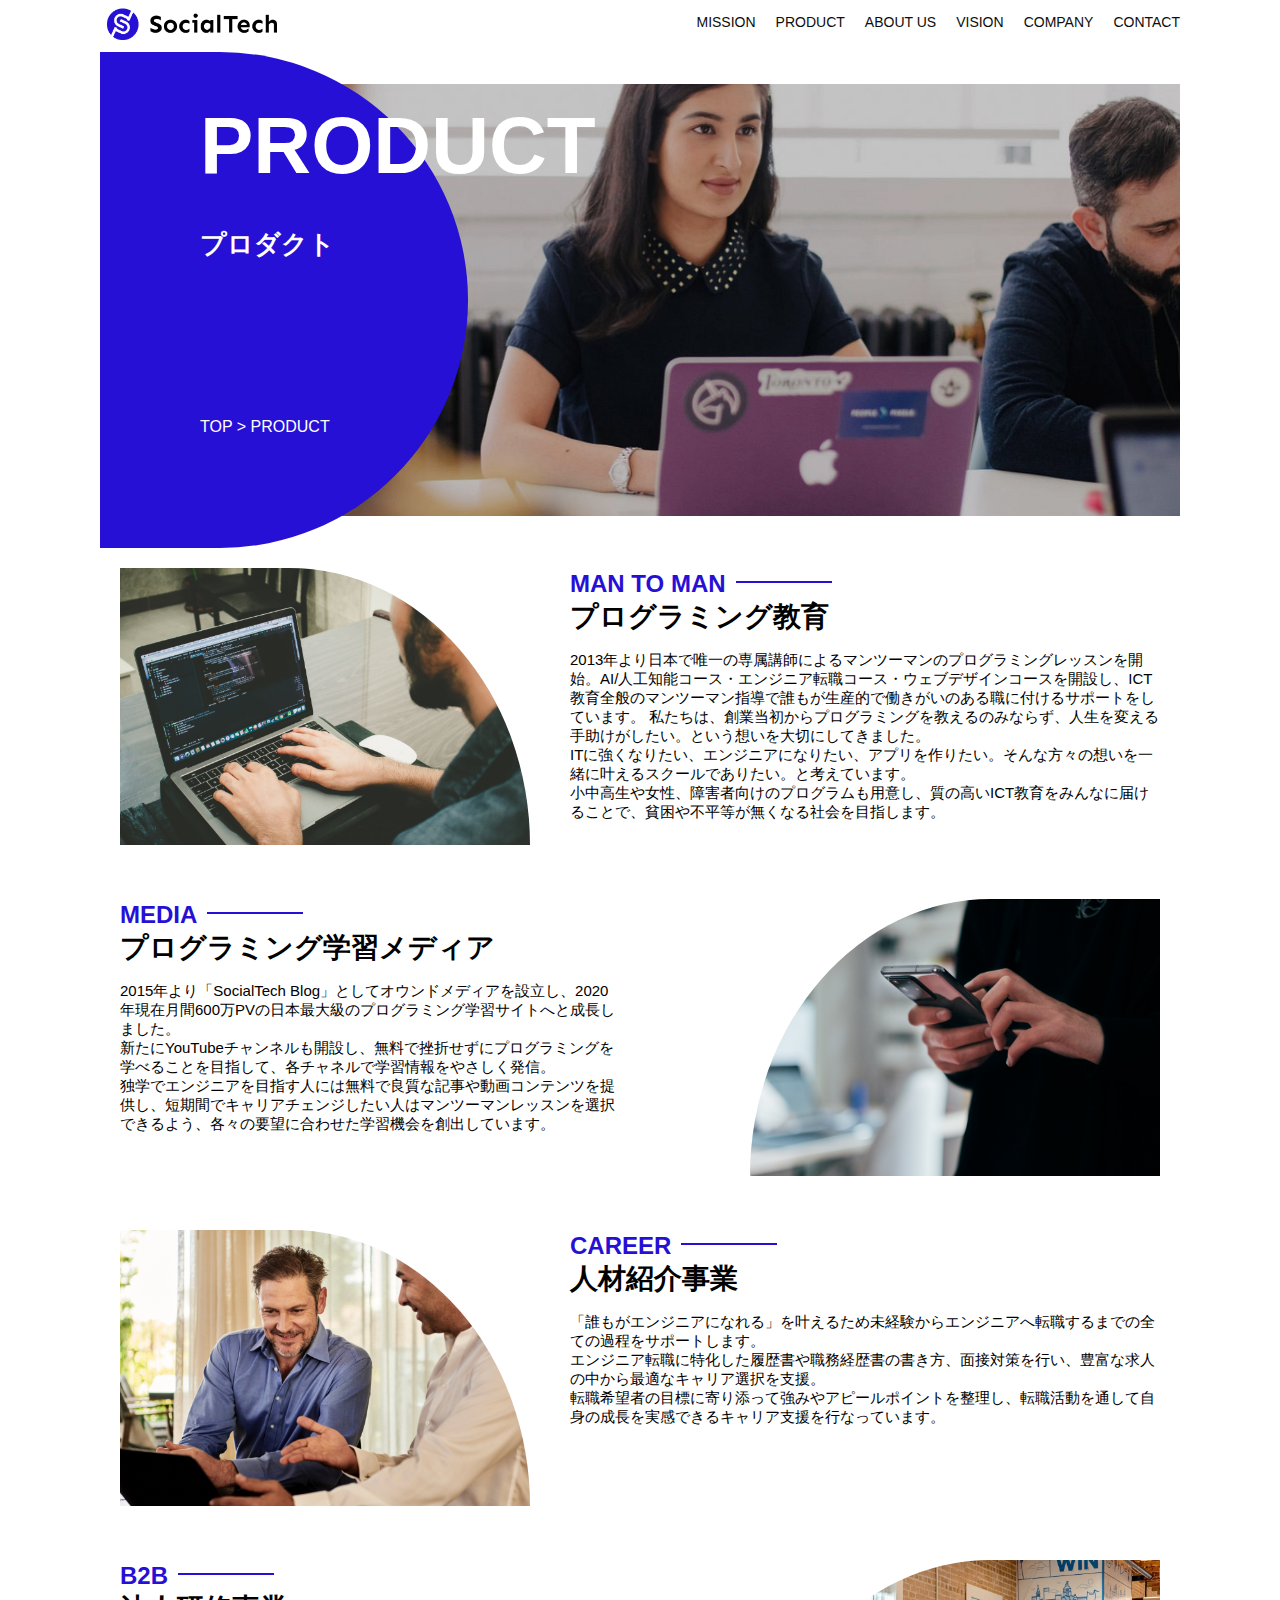
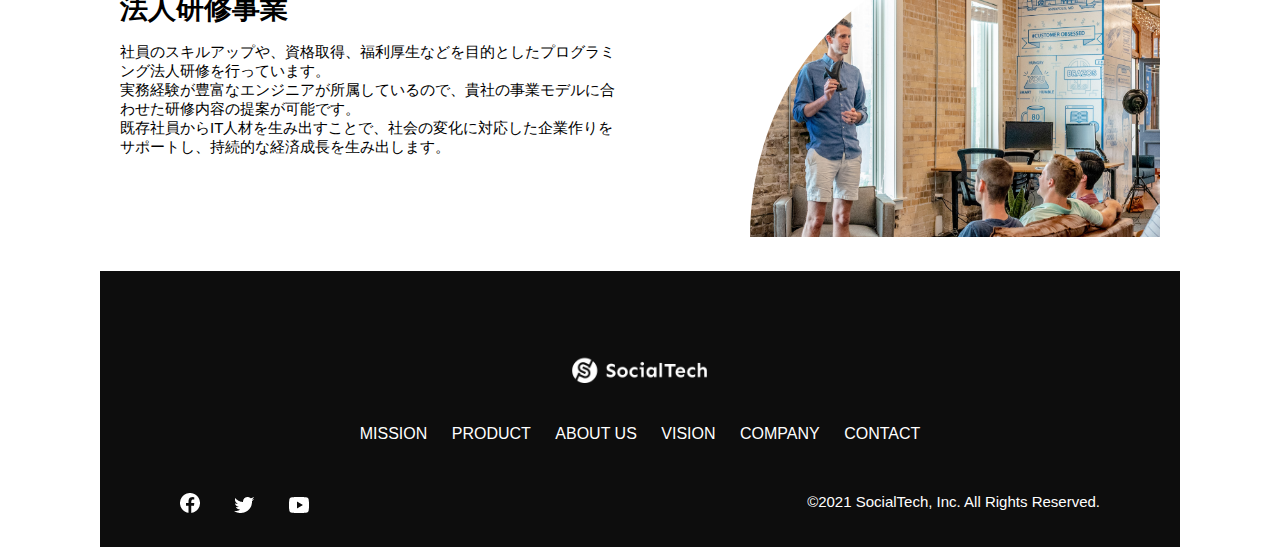
<file: kadai_tutorial_output/product.html>
<!DOCTYPE html>
<html>
  <head>
    <title>SocialTech -PRODUCT プロダクト-</title>
    <meta charset="utf-8">
    <meta name="description" content="SocialTechの4つのプロダクトを紹介します">
    <meta name="viewport" content="width=device-width, initial-scale=1.0">
    <link rel="stylesheet" href="style.css">
  </head>

  <body>
    <!-- ヘッダー -->
    <header>
      <!-- ロゴ -->
      <a href="index.html" id="logo">
        <img src="images/logo.png" alt="トップページに戻る">
      </a>

      <!-- PC用ナビゲーション -->
      <nav id="nav-pc">
        <ul>
          <li><a href="mission.html">MISSION</a></li>
          <li><a href="product.html">PRODUCT</a></li>
          <li><a href="index.html#aboutus">ABOUT US</a></li>
          <li><a href="index.html#vision">VISION</a></li>
          <li><a href="index.html#company">COMPANY</a></li>
          <li><a href="index.html#contact">CONTACT</a></li>
        </ul>
      </nav>

      <!-- スマホ用メニューボタン -->
      <button id="menu-sp" onclick="document.getElementById('nav-sp').style.display = 'block'">
        <img src="images/button-menu.png" alt="ナビゲーションを開く">
      </button>

      <!-- スマホ用ナビゲーション -->
      <div id="nav-sp">
        <button id="close" onclick="document.getElementById('nav-sp').style.display = 'none'">
          <img src="images/button-close.png" alt="ナビゲーションを閉じる">
        </button>

        <nav>
          <ul>
            <li>
              <a id="logo-sp" href="index.html" onclick="document.getElementById('nav-sp').style.display = 'none'"><img src="images/logo-sp.png" alt="トップページに戻る"></a>
            </li>
            <li><a class="menu" href="mission.html" onclick="document.getElementById('nav-sp').style.display = 'none'">MISSION</a></li>
            <li><a class="menu" href="product.html" onclick="document.getElementById('nav-sp').style.display = 'none'">PRODUCT</a></li>
            <li><a class="menu" href="index.html#aboutus" onclick="document.getElementById('nav-sp').style.display = 'none'">ABOUT US</a></li>
            <li><a class="menu" href="index.html#vision" onclick="document.getElementById('nav-sp').style.display = 'none'">VISION</a></li>
            <li><a class="menu" href="index.html#company" onclick="document.getElementById('nav-sp').style.display = 'none'">COMPANY</a></li>
            <li><a class="menu" href="index.html#contact" onclick="document.getElementById('nav-sp').style.display = 'none'">CONTACT</a></li>
          </ul>
        </nav>
        <div id="sns">
          <a href="https://www.facebook.com/sejuku2013">
            <img src="images/button-facebook.png" alt="Facebookのリンク">
          </a>
          <a href="https://twitter.com/samuraijuku">
            <img src="images/button-twitter.png" alt="Twitterのリンク">
          </a>
          <a href="https://www.youtube.com/channel/UCCFOQO5aDK0xXam4cUQXT8g">
            <img src="images/button-youtube.png" alt="YouTubeのリンク">
          </a>
        </div>
      </div>
    </header>

    <main>
      <article>
        <section id="product-main">
          <div class="product-main-inner">
            <div id="product-title">
              <h1>PRODUCT<br><span>プロダクト</span></h1>
              <p>TOP > PRODUCT</p>
            </div>
          </div>
        </section>

        <section class="product-section product-section-left">
          <div class="product-section-img">
            <img src="images/product/product-mantoman.png" alt="PCでコードを書く男性">
          </div>
          <div class="product-read">
            <h2 class="product-h2">MAN TO MAN</h2>
            <h3 class="product-h3">プログラミング教育</h3>
            <p>
              2013年より日本で唯一の専属講師によるマンツーマンのプログラミングレッスンを開始。AI/人工知能コース・エンジニア転職コース・ウェブデザインコースを開設し、ICT教育全般のマンツーマン指導で誰もが生産的で働きがいのある職に付けるサポートをしています。 私たちは、創業当初からプログラミングを教えるのみならず、人生を変える手助けがしたい。という想いを大切にしてきました。<br>ITに強くなりたい、エンジニアになりたい、アプリを作りたい。そんな方々の想いを一緒に叶えるスクールでありたい。と考えています。<br>小中高生や女性、障害者向けのプログラムも用意し、質の高いICT教育をみんなに届けることで、貧困や不平等が無くなる社会を目指します。
            </p>
          </div>
        </section>

        <section class="product-section product-section-right">
          <div class="product-read">
            <h2 class="product-h2">MEDIA</h2>
            <h3 class="product-h3">プログラミング学習メディア</h3>
            <p>2015年より「SocialTech Blog」としてオウンドメディアを設立し、2020年現在月間600万PVの日本最大級のプログラミング学習サイトへと成長しました。<br>新たにYouTubeチャンネルも開設し、無料で挫折せずにプログラミングを学べることを目指して、各チャネルで学習情報をやさしく発信。<br>独学でエンジニアを目指す人には無料で良質な記事や動画コンテンツを提供し、短期間でキャリアチェンジしたい人はマンツーマンレッスンを選択できるよう、各々の要望に合わせた学習機会を創出しています。</p>
          </div>
          <div class="product-section-img">
            <img src="images/product/product-media.png" alt="スマートフォンを操作する人">
          </div>
        </section>

        <section class="product-section product-section-left">
          <div class="product-section-img">
            <img src="images/product/product-career.png" alt="笑顔で話し合う2人の男性">
          </div>
          <div class="product-read">
            <h2 class="product-h2">CAREER</h2>
            <h3 class="product-h3">人材紹介事業</h3>
            <p>「誰もがエンジニアになれる」を叶えるため未経験からエンジニアへ転職するまでの全ての過程をサポートします。<br>エンジニア転職に特化した履歴書や職務経歴書の書き方、面接対策を行い、豊富な求人の中から最適なキャリア選択を支援。<br>転職希望者の目標に寄り添って強みやアピールポイントを整理し、転職活動を通して自身の成長を実感できるキャリア支援を行なっています。<br></p>
          </div>
        </section>

        <section class="product-section product-section-right">
          <div class="product-read">
            <h2 class="product-h2">B2B</h2>
            <h3 class="product-h3">法人研修事業</h3>
            <p>社員のスキルアップや、資格取得、福利厚生などを目的としたプログラミング法人研修を行っています。<br>実務経験が豊富なエンジニアが所属しているので、貴社の事業モデルに合わせた研修内容の提案が可能です。<br>既存社員からIT人材を生み出すことで、社会の変化に対応した企業作りをサポートし、持続的な経済成長を生み出します。</p>
          </div>
          <div class="product-section-img">
            <img src="images/product/product-b2b.png" alt="講演中の男性とそれを聴く人々">
          </div>
        </section>
      </article>
    </main>

    <footer>
      <div id="footer-logo">
        <img src="images/logo-sp.png" alt="SocialTech">
      </div>
      <div id="footer-link">
        <a href="mission.html">MISSION</a>
        <a href="product.html">PRODUCT</a>
        <a href="index.html#aboutus">ABOUT US</a>
        <a href="index.html#vision">VISION</a>
        <a href="index.html#company">COMPANY</a>
        <a href="index.html#contact">CONTACT</a>
      </div>
      <div id="sns-footer">
        <div class="sns-btns">
          <a href="https://www.facebook.com/sejuku2013"><img src="images/button-facebook.png" alt="Facebookのリンク"></a>
          <a href="https://twitter.com/samuraijuku"><img src="images/button-twitter.png" alt="Twitterのリンク"></a>
          <a href="https://www.youtube.com/channel/UCCFOQO5aDK0xXam4cUQXT8g"><img src="images/button-youtube.png" alt="YouTubeのリンク"></a>
        </div>
        <p id="copyright">&copy;2021 SocialTech, Inc. All Rights Reserved.</p>
      </div>
    </footer>
    
  </body>
</html>
</file>
<file: html-css-kadai_13/style.css>
/* PC、スマホ共通スタイル */
body {
  font-family: "Source Sans Pro", "Hiragino Kaku Gothic ProN", Meiryo, Arial,
    sans-serif;
}

p {
  font-size: 15px;
}

#main-visual>img {
  width: 100%;
}

/*================
PC用のスタイル 
=================*/
@media screen and (min-width: 768px) {
  /* 横幅設定 */
  body {
    max-width: 1080px;
    min-width: 960px;
    margin: 0 auto 0 auto;
  }

  /* ヘッダー */
  header {
    display: flex;
    justify-content: space-between;
  }

  /* ナビゲーションのレイアウト */
  #nav-pc {
    text-align: right;
    font-size: 14px;
    padding-top: 15px;
  }

  /* ナビゲーションのリンクの装飾設定 */
  #nav-pc>a {
    text-decoration: none;
    margin-left: 20px;
  }

  #nav-pc>a:link {
    color: #0d0d0d;
  }

  #nav-pc>a:visited {
    color: #0d0d0d;
  }

  #nav-pc>a:hover {
    color: #0d0d0d;
    text-decoration: underline;
  }

  #nav-pc>a:active {
    color: #0d0d0d;
  }
#menu-sp {
  display: none;
}
#nav-sp {
  display: none;
}
}
@media screen and (max-width: 767px){
body {
  min-width: 375px;
  margin: 0;
}
#nav-pc {
  display: none;
}
#menu-sp {
float: right;
padding: 0;
}
#nav-sp {
  background-color: #ce933e;
  position: absolute;
  left: 0;
  top: 0;
  height: 100%;
  width: 100%;
  display: none;
  z-index: 100;
  }
  #nav-sp ul {
    padding-left: 0;
  }
  #nav-sp li {
    list-style: none;
  }
  #close {
    position: absolute;
    top: 20px;
    right: 20px;
  }
  #logo-sp {
    margin: 80px 0 30px 20px;
  }
  #nav-sp a {
    display:block;
  }
  #nav-sp a:link {
    color: #fff;
  }
  #nav-sp a:visited {
    color: #fff;
  }
  #nav-sp a:hover {
    color: #fff;
    text-decoration: underline;
  }
  #nav-sp a:active {
    color: #fff;
  }
  #nav-sp .menu {
    text-decoration: none;
    display: block;
    margin:0 20px ;
    height: 44px;
    font-size: 16px;
    background-image: url(images/arrow.png);
    background-repeat: no-repeat;
    background-position: right top;
  }

}
</file>
<file: kadai_tutorial_output/style.css>
/* PC、スマホ共通スタイル */
* {
  box-sizing: border-box;
}

p {
  font-size: 15px;

}
body {
  max-width: 1080px;
  margin: 0 auto 0 auto;
  font-family: "Source Sans Pro", "Hiragino Kaku Gothic ProN", Meiryo, Arial, sans-serif;
}
  
/* ヘッダー */
header {
  display: flex;
  justify-content: space-between;
}

/* ナビゲーションのレイアウト */
#nav-pc {
  font-size: 14px;
}

#nav-pc ul {
  display: flex;
  padding-left: 0;
}

#nav-pc li {
  list-style: none;
}

/* ナビゲーションのリンクの装飾設定 */
#nav-pc a {
  text-decoration: none;
  margin-left: 20px;
  color: #0d0d0d;
}

#nav-pc a:hover {
  text-decoration: underline;
}

/* スマホ用ナビを非表示 */
#nav-sp,
#menu-sp {
  display: none;
}

/* メインビジュアル*/
#main-visual {
  position: relative;
  height: 400px;
}

#main-message {
  position: absolute;
  top: 0;
  left: 0;
  background-color: #2710d5;
  color: #ffffff;
  border-radius: 0 0 476px 0;
  max-width: 620px;
  height: 100%;
  width: 100%;
  z-index: 11;
}

#main-message h1 {
  font-size: 60px;
  margin: 100px 0 0 50px;
}

#main-message > p {
  font-size: 28px;
  margin: 0 0 0 50px;
}

#main-visual > img {
  max-width: 620px;
  border-radius: 476px 0 0 0;
  position: absolute;
  top: 0;
  right: 0;
  z-index: 10;
}

/*見出し*/
h2 {
  margin: 40px 0 0 0;
}

h2::after {
  content: url("images/line.png");
  margin-left: 10px;
}

h3 {
  font-size: 27px;
}

/* ミッション */
#mission {
  margin: 80px auto 80px auto;
}

#mission-flex {
  display: flex;
}

#mission-flex > div {
  width: 50%;
  margin: 20px;
}

#mission-photo {
  width: 100%;
}

#s2dgs {
  margin-top: 50px;
  width: 100%;
}

/* プロダクト */
#product {
  background-color: #fafafa;
  margin: 80px 0 80px 0;
  padding: 10px 40px 0px 40px;
}

/* 外枠 */
#product .product-flex {
  margin-top: 40px;
  display: flex;
}

/* 左のカラム */
#product-left {
  width: 50%;
  margin-right: 20px;
}

/* 右のカラム */
#product-right {
  width: 50%;
  margin-left: 20px;
  margin-top: 80px;
}

/* 写真＋説明の枠 */
#product-left > div {
  position: relative;
  height: 480px;
  margin-right: 20px;
}

#product-right > div {
  position: relative;
  height: 480px;
  margin-left: 20px;
}

/* 写真*/
.product-photo {
  width: 100%;
}

/* 説明文の枠 */
.product-explain {
  background-color: #ffffff;
  position: absolute;
  left: 0;
  bottom: 50px;
  margin: 0 40px 0 40px;
  padding: 20px;
  box-shadow: 5px 5px 10px rgba(0, 0, 0, 0.05);
}

/* 説明文の英語 */
.product-explain > span {
  color: #2710d5;
  font-weight: bold;
  font-size: 16px;
  margin: 0px;
}

/* 説明文の見出し */
.product-explain > h3 {
  margin: 5px 0 5px 0;
}

/* 説明文 */
.product-explain > p {
  font-size: 14px;
  margin: 0;
}

/* もっと見るボタン */
#product-more {
  text-align: center;
}

#product-more a {
  position: relative;
  bottom: -42px;
}

/* ABOUT US */
#aboutus {
  margin: 80px auto 80px auto;
}

/* ３つの組織文化と写真を入れる枠 */
#aboutus > div {
  display: flex;
}

/* 写真 */
.culture-img {
  width: 50%;
  align-self: flex-start;
}

.culture-img2 {
  margin-top: 50px;
  width: 100%;
}

/* 3つの組織文化の表 */
.culture-table {
  margin-right: 50px;
}

/* 番号 */
.culture-num {
  font-size: 80px;
  color: #2710d5;
  padding: 0 20px 0 0;
}

/* 見出し */
.culture-table th {
  text-align: left;
  font-size: 28px;
  font-weight: bold;
}

/* 組織文化英語 */
.culture-en {
  color: #2710d5;
  font-size: 24px;
}

/* 説明文 */
.culture-description {
  margin: 0;
}

/* ビジョン */
#vision {
  margin: 80px auto 80px auto;
}

/* セクション内の外枠*/
#vision > div {
  display: flex;
  justify-content: space-between;
  flex-wrap: wrap;
}

/*7つの行動指針の枠*/
.vision-box {
  width: 300px;
  height: 300px;
  margin-bottom: 30px;
  position: relative;
}

.vision-box > img {
  width: 100%;
  position: relative;
  z-index: 30;
}

.vision-box > div {
  position: absolute;
  top: 0;
  left: 0;
  z-index: 31;
  margin-right: 20px;
}

.vision-box > div > h4 {
  color: #2710d5;
  font-size: 19px;
  margin: 80px 0 0 0;
}

.vision-box > div > h4::first-letter {
  font-size: 40px;
}

.vision-box > div > h5 {
  font-size: 20px;
  margin: 0 0 0 0;
}

.vision-box > div > p {
  margin: 10px 0 0 0;
}

/*会社概要*/
#company {
  margin: 80px auto 80px auto;
}

#company-table {
  width: 100%;
}

.tableheader {
  text-align: left;
  padding: 20px;
  border-bottom-color: #2710d5;
  border-bottom-width: 1px;
  border-bottom-style: solid;
  width: 100px;
}

.tableheader-first {
  border-top-color: #2710d5;
  border-top-width: 1px;
  border-top-style: solid;
}

.cell {
  padding: 30px;
  border-bottom-color: #ececec;
  border-bottom-width: 1px;
  border-bottom-style: solid;
}

.cell-first {
  border-top-color: #ececec;
  border-top-width: 1px;
  border-top-style: solid;
}

#company > iframe {
  width: 100%;
  height: 368px;
  margin-top: 40px;
}

/* お問い合わせ */
#contact {
  margin: 80px auto 80px auto;
}

/* 外枠 */
#contact > form > div {
  display: flex;
  flex-direction: row;
  flex-wrap: wrap;
  padding-bottom: 30px;
}

/* 左列　見出し */
.contact-heading {
  width: 240px;
  align-self: center;
}

/* 見出しのラベル */
.contact-label {
  font-weight: bold;
}

/* 必須 */
.contact-span {
  color: #ce2222;
  margin: 0 0 0 20px;
  font-weight: bold;
}

/* テキストボックス */
.contact-textbox {
  border-top: 0px;
  border-left: 0px;
  border-right: 0px;
  border-bottom-width: 1px;
  border-bottom-color: #707070;
  border-style: solid;
  background-color: #fafafa;
  height: 56px;
  width: 400px;
}

/* お問い合わせ内容のテキストエリア */
.contact-textarea {
  border-top: 0px;
  border-left: 0px;
  border-right: 0px;
  border-bottom-width: 1px;
  border-bottom-color: #707070;
  background-color: #fafafa;
  width: 400px;
  height: 200px;
}

/* 個人情報の取り扱い */
#contact dt {
  font-weight: bold;
}

#contact dd {
  margin: 0 0 16px 0;
}

#contact dd p {
  margin: 0;
}

#contact dd ul {
  padding-left: 0;
}

#contact dd li {
  margin-bottom: 0;
  list-style: none;
}

/* フッター */
footer {
  background-color: #0d0d0d;
  text-align: center;
  padding: 80px 80px 30px 80px;
}

#footer-logo {
  margin-bottom: 30px;
}

#footer-link {
  margin-bottom: 50px;
}

#footer-link > a {
  text-decoration: none;
  margin: 10px;
  color: #ffffff;
}

#footer-link > a:hover {
  text-decoration: underline;
}

#sns-footer {
  display: flex;
  justify-content: space-between;
  text-align: left;
}

#sns-footer a {
  margin-right: 30px;
}

#copyright {
  color: #ffffff;
  margin: 0;
}

/* mission.html用スタイル */
/* ミッションのメインビジュアル */
.mission-main-inner {
  background-image: url("images/mission/mission-main.png");
  background-repeat: no-repeat;
  background-position-y: center;
}

#mission-title {
  background-color: #2710d5;
  width: 368px;
  color: #ffffff;
  height: 496px;
  border-radius: 0 248px 248px 0;
  position: relative;
}

#mission-title h1 {
  position: absolute;
  top: 0;
  left: 100px;
  font-size: 80px;
  line-height: 1;
}

#mission-title h1 span {
  font-size: 26px;
}

#mission-title > p {
  position: absolute;
  top: 350px;
  left: 100px;
  font-size: 16px;
}

/* ミッションページ　S2DGSの設定 */
#mission-s2dgs {
  padding: 20px;
}

.mission-h2 {
  color: #2710d5;
  font-size: 40px;
}

.mission-h2::after {
  content: none;
}

/* ミッションページ　5つのゴールの設定 */
#mission-five-goals {
  padding: 20px;
  display: flex;
}

#mission-five-goals .five-goals-image {
  width: 30%;
  padding: 20px;
}

#mission-five-goals .five-goals-image img {
  width: 100%;
}

#mission-five-goals .five-goals-read {
  width: 70%;
  padding: 20px;
}

#mission-five-goals .five-goals-read > div {
  margin-bottom: 40px;
}

.five-goals-image-right {
  float: right;
  margin: 20px;
}

.five-goals-image-left {
  float: left;
  margin: 20px;
}

.five-goals-number {
  color: #2710d5;
  font-size: 48px;
  font-weight: bold;
  margin: 0;
}

.five-goals-h3 {
  font-size: 28px;
  margin: 0;
}

.five-goals-p {
  margin: 0;
}

/* プロダクトページ */
.product-main-inner {
  background-image: url("images/product/product-main.png");
  background-repeat: no-repeat;
  background-position-y: center;
}

#product-title {
  background-color: #2710d5;
  width: 368px;
  color: #ffffff;
  height: 496px;
  border-radius: 0 248px 248px 0;
  position: relative;
}

#product-title h1 {
  position: absolute;
  top: 0;
  left: 100px;
  font-size: 80px;
  line-height: 1;
}

#product-title h1 span {
  font-size: 26px;
}

#product-title > p {
  position: absolute;
  top: 350px;
  left: 100px;
  font-size: 16px;
}

/* セクション */
.product-section {
  display: flex;
  padding: 20px 20px 0;
}

.product-section .product-section-img {
  width: 450px;
}

/* 右が画像のセクション*/
.product-section-left .product-section-img img {
  width: 100%;
  padding: 0 40px 30px 0;
  border-radius: 0 432px 0 0;
}

.product-section-left .product-read {
  width: 50%;
  flex-grow: 1;
}

.product-section-left .product-read p {
  margin-bottom: 0;
}

/* 右が画像のセクション*/
.product-section-right {
  justify-content: space-between;
}

.product-section-right .product-section-img img {
  width: 100%;
  padding: 0 0 30px 40px;
  border-radius: 432px 0 0 0;
}

.product-section-right .product-read {
  width: 500px;
}

.product-h2 {
  color: #2710d5;
  font-size: 24px;
  margin: 0;
}

.product-h3 {
  font-size: 28px;
  margin: 0;
}

/*====================
 スマートフォン用のスタイル
=====================*/
@media screen and (max-width: 767px) {
  /* PC用ナビゲーション非表示 */
  #nav-pc {
    display: none;
  }

  /* ハンバーガーメニュー */
  #menu-sp {
    display: block;
    background-color: transparent;
    float: right;
    padding: 0;
    border: none;
  }

  /* スマホ用ナビゲーションの表示切替*/
  /* 初期状態、レイアウトと非表示設定 */
  #nav-sp {
    background-color: #2710d5;
    position: fixed;
    left: 0;
    top: 0;
    height: 100%;
    width: 100%;
    display: none;
    z-index: 100;
  }

  /* ×ボタン */
  #close {
    position: absolute;
    top: 20px;
    right: 20px;
    background-color: transparent;
    border: none;
  }

  #nav-sp nav ul {
    padding-left: 0;
  }

  #nav-sp nav li {
    list-style: none;
  }

  /* ナビゲーションメニュー用ロゴ */
  #logo-sp {
    margin: 80px 0 30px 20px;
  }

  /* ナビゲーションのリンクの装飾設定 */
  #nav-sp nav a {
    display: block;
    color: #ffffff;
  }

  #nav-sp nav a:hover {
    text-decoration: underline;
  }

  #nav-sp .menu {
    text-decoration: none;
    margin: 0 20px 0 20px;
    height: 44px;
    font-size: 16px;
    background-image: url("images/arrow.png");
    background-repeat: no-repeat;
    background-position: right top;
  }

  #sns {
    position: absolute;
    bottom: 20px;
    left: 20px;
  }

  #sns > a {
    margin-right: 30px;
  }

  /* メインビジュアル */
  #main-visual {
    position: relative;
    height: 470px;
  }

  #main-visual > div {
    text-align: center;
    height: 280px;
  }

  #main-visual h1 {
    font-size: 28px;
    margin: 90px 0 0 0;
  }

  #main-visual > div > p {
    margin: 0;
    font-size: 15px;
  }

  #main-visual > img {
    width: 100%;
    border-radius: 476px 0 0 0;
    top: auto;
    bottom: 0;
  }

  /*見出し*/
  h2 {
    margin: 15px 0 15px 0;
  }
  
  h3 {
    font-size: 24px;
    margin: 10px 0 0 0;
  }

  /* ミッション */
  #mission {
    margin: 20px 0 20px 0;
    padding: 0 20px 0 20px;
  }

  #mission-flex {
    flex-direction: column;
  }

  #mission-flex > div {
  width: 100%;
  margin: 0;
}

  /* プロダクト */
  #product {
    margin: 0;
    padding: 10px 20px 0 20px;
  }

  /* 外枠 */
  #product .product-flex {
    flex-direction: column;
    margin-top: 0;
  }

  /* 左右のカラム　スマホでは縦並び */
  #product-left,
  #product-right {
    width: 100%;;
    margin: 0;
  }

  /* 写真＋説明の枠 */
  #product-left > div,
  #product-right > div {
    height: auto;
    margin: 0;
  }

  /* 説明文の枠 */
  .product-explain {
    position: relative;
    margin: 0;
  }

  .product-explain > h3 {
    margin: 10px 0 10px 0;
    font-size: 24px;
  }

  /* もっと見るボタン */
  #product-more {
    text-align: left;
  }

  /* ABOUT US */
  #about us {
    margin: 80px 20px 80px 20px;
  }

  #about us > div {
    flex-direction: column;
  }

  .culture-table th {
    font-size: 16px;
  }

  .culture-table {
    margin-right: 0;
    padding-right: 20px;
    order: 2;
  }

  .culture-img {
    width: 100%;
    order: 1;
  }

  .culture-img2 {
    margin-top: 0;
  }

  .culture-num {
    padding: 0;
  }

  .culture-description {
    margin: 0;
  }

  /* ビジョン */
  #vision {
    margin: 80px 20px 80px 20px;
  }

  .vision-box > img {
    position: absolute;
    top: 0;
    left: 0;
  }

  .vision-box > div > h4 {
    margin: 60px 0 0 0;
  }

  /*会社概要*/
  #company {
    margin: 0 20px 0 20px;
  }

  #company > h3 {
    margin-bottom: 20px;
  }

  .table-header {
    width: 50px;
  }

  .cell {
    padding: 20px;
  }

  #company > iframe {
    height: 240px;
  }

  /* お問い合わせ */
  #contact {
    margin: 80px 20px 80px 20px;
  }

  #contact > h3 {
    margin-bottom: 20px;
  }

  #contact > form > div {
    flex-direction: column;
    margin-bottom: 20px;
  }

  .contact-heading {
    align-self: auto;
    margin-bottom: 20px;
  }

  .contact-textbox {
    min-width: 300px;
    width: 100%;
  }

  .contact-textarea {
    height: 150px;
    width: 100%;
  }

  .radio-button {
    margin-bottom: 20px;
  }

  /* フッター */
  footer {
    padding: 30px 20px 50px 20px;
    text-align: left;
  }

  #footer-link > a {
    margin: 0 20px 30px 0;
    display: block;
    background-image: url("images/arrow.png");
    background-repeat: no-repeat;
    background-position: right top;
  }

  #footer-link > a:hover {
    text-decoration: underline;
  }

  #sns-footer {
    flex-direction: column;
    justify-content: flex-start;
  }

  #copyright {
    font-size: 12px;
    margin-top: 30px;
  }

  /* mission.html用スタイル */
  /* ミッションのメインビジュアル */
  #mission-main {
    height: 256px;
    margin-top: 4%;
    position: relative;
  }

  .mission-main-inner {
    height: 80%;
    background-size: cover;
  }

  #mission-title {
    width: 136px;
    height: 256px;
    position: absolute;
    top: -10%;
  }

  #mission-title h1 {
    left: 20px;
    font-size: 40px;
  }

  #mission-title h1 span {
    font-size: 18px;
  }

  #mission-title > p {
    top: 180px;
    left: 20px;
    font-size: 13px;
  }

  /* ミッションページ　S2DGSの設定 */
  .mission-h2 {
    font-size: 38px;
    margin: 0px;
  }

  .mission-h2::after {
    content: none;
  }

  #mission-s2dgs > img {
    width: 100%;
  }

  /* ミッションページ　5つのゴールの設定 */
  #mission-five-goals {
    flex-direction: column;
  }

  #mission-five-goals > div {
    padding: 0;
  }

  #mission-five-goals .five-goals-image,
  #mission-five-goals .five-goals-read {
    width: 100%;
    padding: 0;
  }

  #mission-five-goals .five-goals-read > div {
    display: flex;
    flex-direction: column;
  }

  .five-goals-image-right,
  .five-goals-image-left {
    align-self: center;
  }

  /* プロダクトページ */
  #product-main {
    height: 256px;
    margin-top: 4%;
    position: relative;
  }

  .product-main-inner {
    height: 80%;
    background-size: cover;
  }

  #product-title {
    width: 136px;
    height: 256px;
    position: absolute;
    top: -10%;
  }
  
  #product-title h1 {
    left: 20px;
    font-size: 40px;
  }

  #product-title h1 span {
    font-size: 18px;
  }

  #product-title > p {
    top: 180px;
    left: 20px;
    font-size: 13px;
  }

  /* セクション */
  .product-section {
    flex-direction: column;
  }

  .product-section .product-section-img {
    width: 100%;
  }
  
  .product-section .product-section-img img {
    width: 100%;
    padding: 0;
  }

  /* 右が画像のセクション*/
  .product-section-left .product-section-img img {
    border-radius: 0 300px 0 0;
  }

  .product-section-left .product-read {
    width: 100%;
    flex-grow: 1;
  }

  /* 右が画像のセクション*/
  .product-section-right .product-section-img img {
    order: 1;
    border-radius: 300px 0 0 0;
  }

  .product-section-right .product-read {
    order: 2;
    width: 100%;
  }

}
</file>
